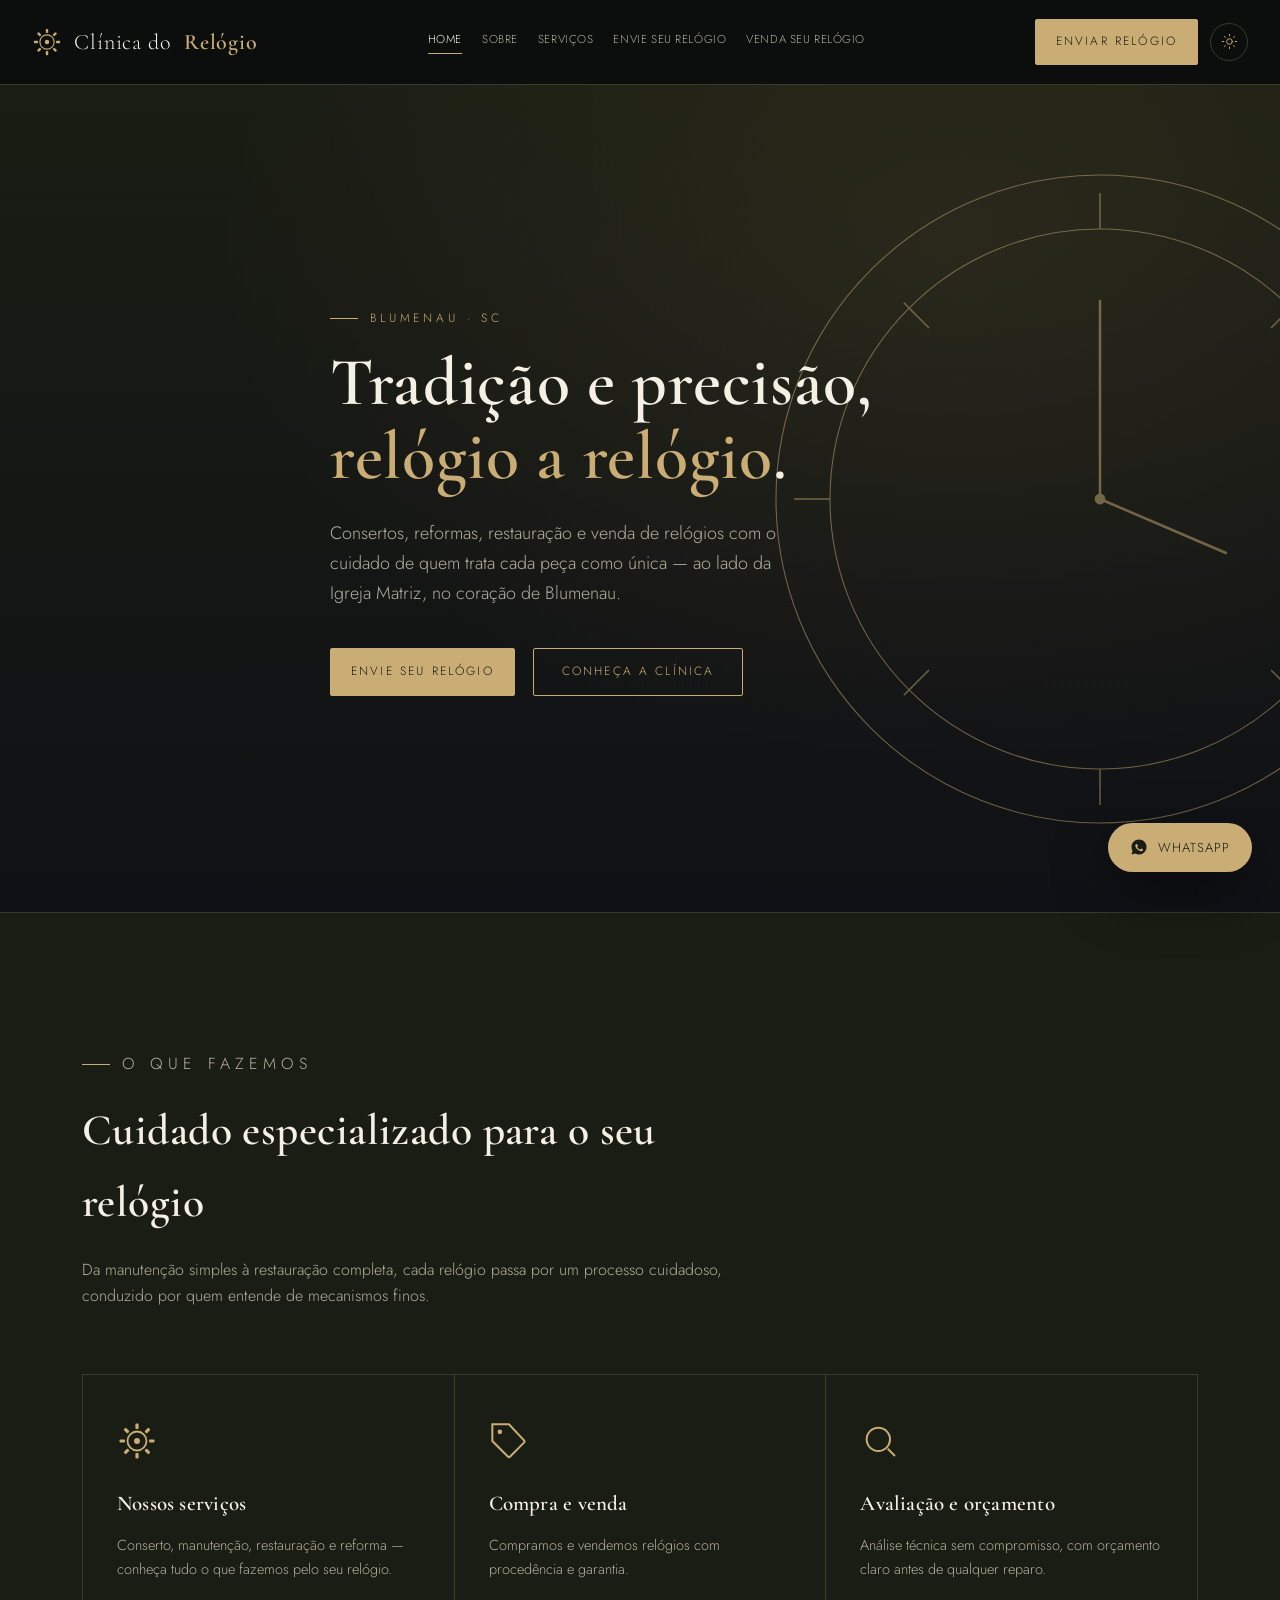
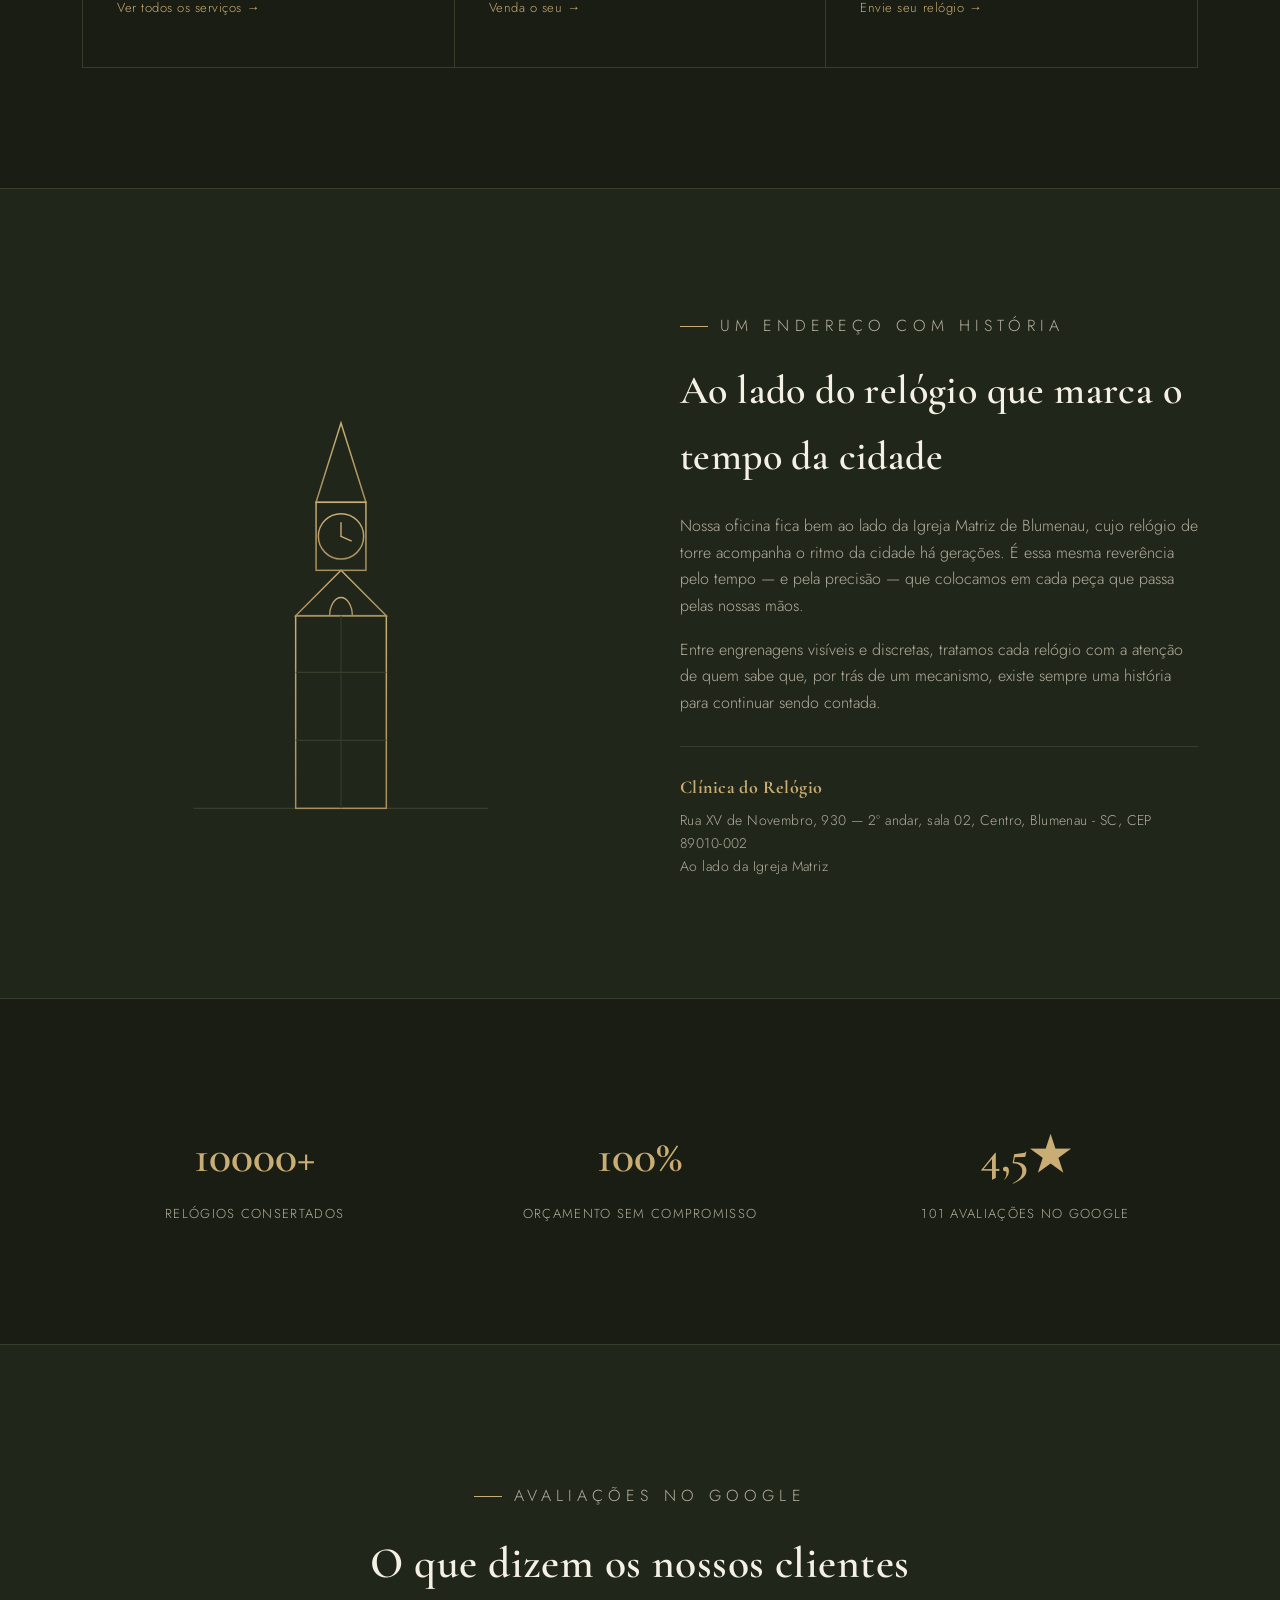
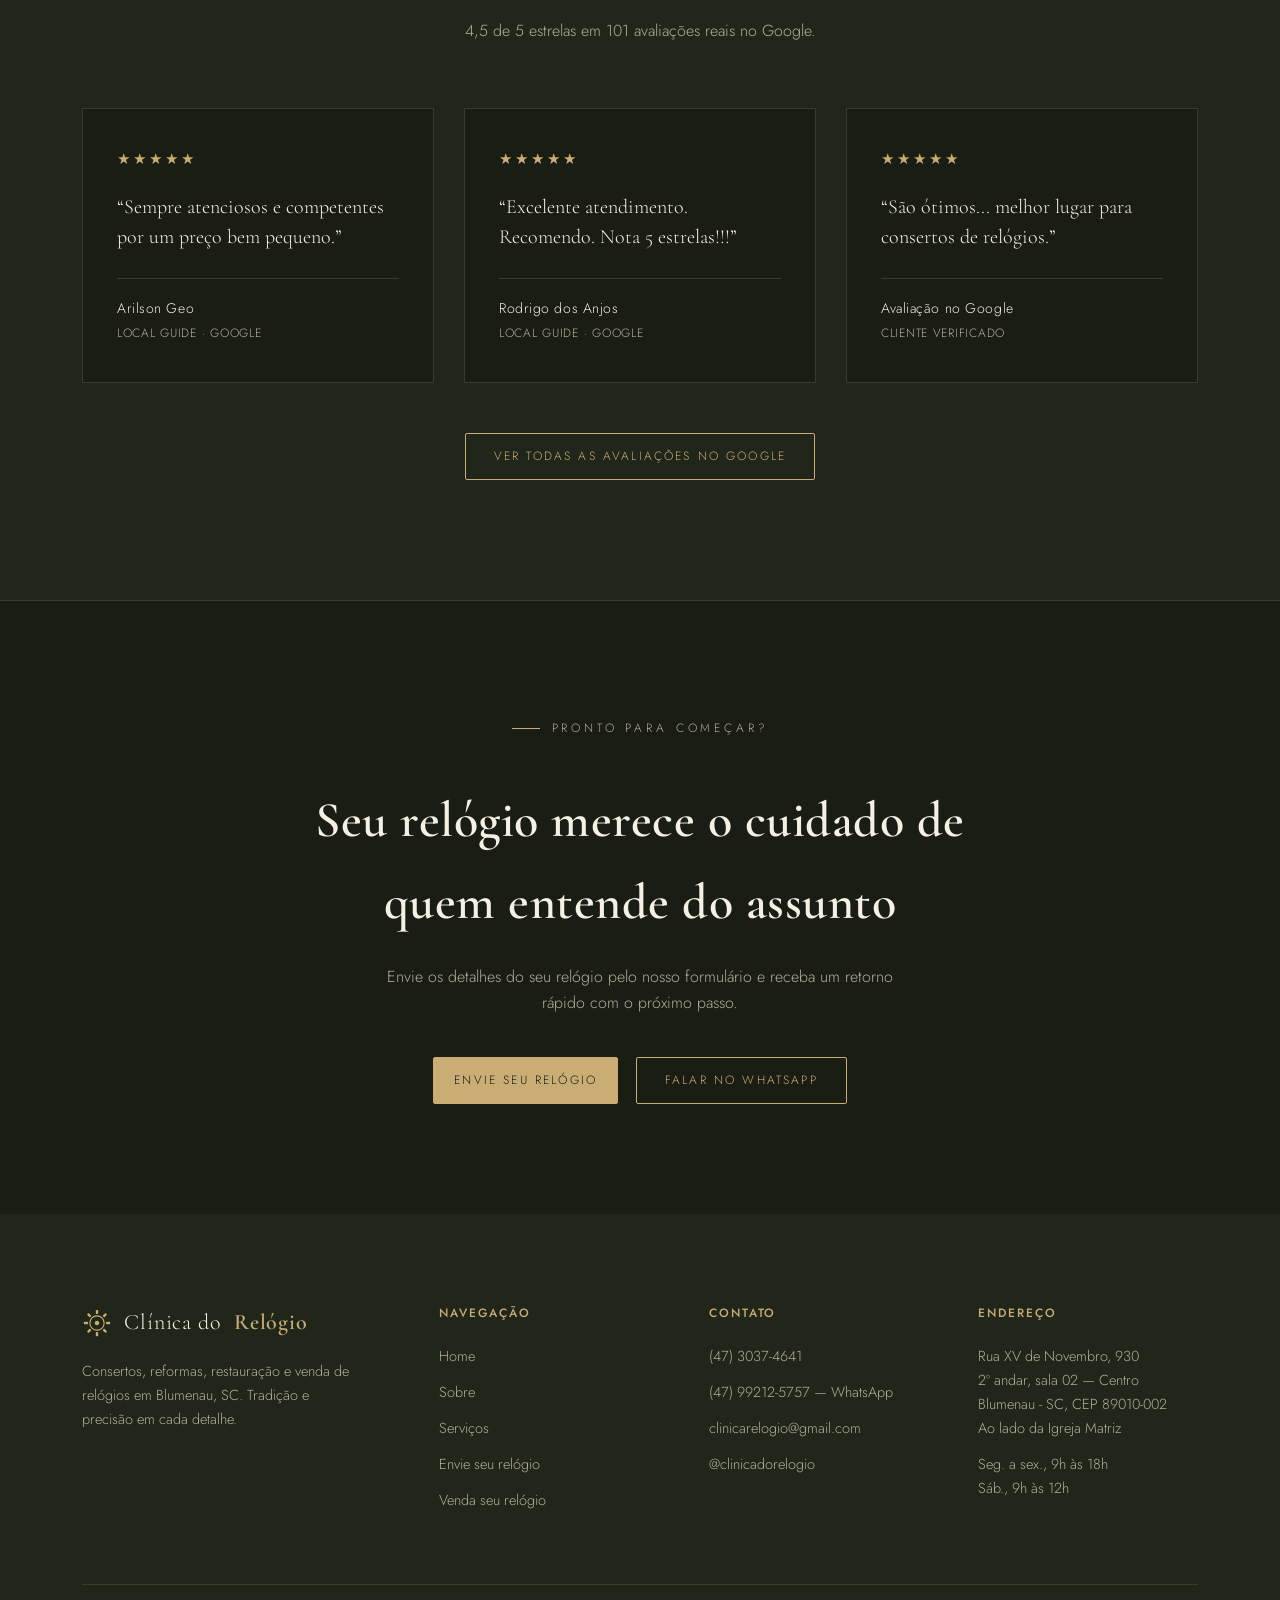
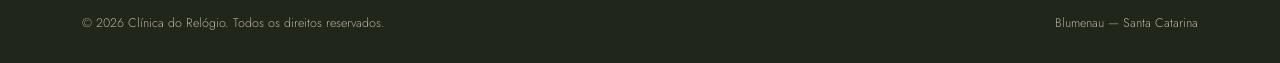
<file: index.html>
<!doctype html>
<html lang="pt-BR">
<head>
<meta charset="UTF-8">
<meta name="viewport" content="width=device-width, initial-scale=1.0">
<title>Clínica do Relógio — Consertos e Restauração em Blumenau, SC</title>
<meta name="description" content="Consertos, reformas, restauração e venda de relógios em Blumenau, SC. Ao lado da Igreja Matriz, tradição e precisão em cada detalhe.">
<link rel="icon" href="assets/favicon.svg" type="image/svg+xml">
<link rel="stylesheet" href="css/style.css" id="themeStylesheet">
<script>
(function() {
  var t = localStorage.getItem('clinica-do-relogio-theme');
  if (t === 'light') {
    document.getElementById('themeStylesheet').setAttribute('href', 'css/style-light.css');
    document.documentElement.setAttribute('data-theme', 'light');
  }
})();
</script>
</head>
<body>

<header class="site-header">
  <div class="container inner">
    <a href="index.html" class="logo">
      <svg class="mark" viewBox="0 0 40 40" fill="none" xmlns="http://www.w3.org/2000/svg"><circle cx="20" cy="20" r="9.5" stroke="#c9ad74" stroke-width="1.5"/><circle cx="20" cy="20" r="3" fill="#c9ad74"/><g fill="#c9ad74"><rect x="18.4" y="2.5" width="3.2" height="5.5" rx="1"/><rect x="18.4" y="2.5" width="3.2" height="5.5" rx="1" transform="rotate(45 20 20)"/><rect x="18.4" y="2.5" width="3.2" height="5.5" rx="1" transform="rotate(90 20 20)"/><rect x="18.4" y="2.5" width="3.2" height="5.5" rx="1" transform="rotate(135 20 20)"/><rect x="18.4" y="2.5" width="3.2" height="5.5" rx="1" transform="rotate(180 20 20)"/><rect x="18.4" y="2.5" width="3.2" height="5.5" rx="1" transform="rotate(225 20 20)"/><rect x="18.4" y="2.5" width="3.2" height="5.5" rx="1" transform="rotate(270 20 20)"/><rect x="18.4" y="2.5" width="3.2" height="5.5" rx="1" transform="rotate(315 20 20)"/></g></svg>
      Clínica do <strong>Relógio</strong>
    </a>

    <nav class="main-nav">
      <a href="index.html" class="active">Home</a>
      <a href="sobre.html">Sobre</a>
      <a href="servicos.html">Serviços</a>
      <a href="enviar.html">Envie seu relógio</a>
      <a href="vender.html">Venda seu relógio</a>
    </nav>

    <div class="header-cta">
      <div class="phone-line">
        <span>Fale conosco</span>
        <strong>(47) 3037-4641</strong>
      </div>
      <a href="enviar.html" class="btn solid">Enviar relógio</a>
      <button class="theme-toggle" id="themeToggle" aria-label="Alternar tema" title="Alternar tema claro/escuro">
        <svg class="icon-dark" viewBox="0 0 24 24" fill="none" stroke="currentColor" stroke-width="1.4" stroke-linecap="round"><circle cx="12" cy="12" r="4"/><path d="M12 2v2M12 20v2M4.9 4.9l1.4 1.4M17.7 17.7l1.4 1.4M2 12h2M20 12h2M4.9 19.1l1.4-1.4M17.7 6.3l1.4-1.4"/></svg>
        <svg class="icon-light" viewBox="0 0 24 24" fill="none" stroke="currentColor" stroke-width="1.4" stroke-linecap="round"><path d="M21 12.79A9 9 0 1111.21 3 7 7 0 0021 12.79z"/></svg>
      </button>
      <button class="nav-toggle" aria-label="Abrir menu" id="navToggle">
        <span></span><span></span><span></span>
      </button>
    </div>
  </div>
</header>

<div class="mobile-nav" id="mobileNav">
  <button class="close-btn" id="navClose">&times;</button>
  <a href="index.html">Home</a>
  <a href="sobre.html">Sobre</a>
  <a href="servicos.html">Serviços</a>
  <a href="enviar.html">Envie seu relógio</a>
  <a href="vender.html">Venda seu relógio</a>
</div>

<section class="hero">
  <svg class="hero-watchface" viewBox="0 0 400 400" fill="none" xmlns="http://www.w3.org/2000/svg">
    <circle cx="200" cy="200" r="180" stroke="#c9ad74" stroke-width="0.6"/>
    <circle cx="200" cy="200" r="150" stroke="#c9ad74" stroke-width="0.6"/>
    <g stroke="#c9ad74" stroke-width="0.8">
      <line x1="200" y1="30" x2="200" y2="50"/>
      <line x1="200" y1="350" x2="200" y2="370"/>
      <line x1="30" y1="200" x2="50" y2="200"/>
      <line x1="350" y1="200" x2="370" y2="200"/>
      <line x1="91" y1="91" x2="105" y2="105"/>
      <line x1="309" y1="91" x2="295" y2="105"/>
      <line x1="91" y1="309" x2="105" y2="295"/>
      <line x1="309" y1="309" x2="295" y2="295"/>
    </g>
    <line x1="200" y1="200" x2="200" y2="90" stroke="#c9ad74" stroke-width="1.4" stroke-linecap="round"/>
    <line x1="200" y1="200" x2="270" y2="230" stroke="#c9ad74" stroke-width="1.4" stroke-linecap="round"/>
    <circle cx="200" cy="200" r="3" fill="#c9ad74"/>
  </svg>

  <div class="container">
    <div class="hero-content">
      <p class="eyebrow">Blumenau · SC</p>
      <h1>Tradição e precisão, <em>relógio a relógio</em>.</h1>
      <p class="lead">Consertos, reformas, restauração e venda de relógios com o cuidado de quem trata cada peça como única — ao lado da Igreja Matriz, no coração de Blumenau.</p>
      <div class="hero-actions">
        <a href="enviar.html" class="btn solid">Envie seu relógio</a>
        <a href="sobre.html" class="btn">Conheça a clínica</a>
      </div>
    </div>
  </div>
</section>

<section id="servicos">
  <div class="container">
    <div class="section-head">
      <p class="eyebrow">O que fazemos</p>
      <h2>Cuidado especializado para o seu relógio</h2>
      <p>Da manutenção simples à restauração completa, cada relógio passa por um processo cuidadoso, conduzido por quem entende de mecanismos finos.</p>
    </div>

    <div class="services-grid">
      <a href="servicos.html" class="service-card">
        <svg class="icon" viewBox="0 0 24 24" fill="none" stroke="currentColor" stroke-width="1.2"><circle cx="12" cy="12" r="5.7" fill="none" stroke="currentColor" stroke-width="1.1"/><circle cx="12" cy="12" r="1.8" fill="currentColor" stroke="none"/><g fill="currentColor" stroke="none"><rect x="11.04" y="1.5" width="1.92" height="3.3" rx="0.6"/><rect x="11.04" y="1.5" width="1.92" height="3.3" rx="0.6" transform="rotate(45 12 12)"/><rect x="11.04" y="1.5" width="1.92" height="3.3" rx="0.6" transform="rotate(90 12 12)"/><rect x="11.04" y="1.5" width="1.92" height="3.3" rx="0.6" transform="rotate(135 12 12)"/><rect x="11.04" y="1.5" width="1.92" height="3.3" rx="0.6" transform="rotate(180 12 12)"/><rect x="11.04" y="1.5" width="1.92" height="3.3" rx="0.6" transform="rotate(225 12 12)"/><rect x="11.04" y="1.5" width="1.92" height="3.3" rx="0.6" transform="rotate(270 12 12)"/><rect x="11.04" y="1.5" width="1.92" height="3.3" rx="0.6" transform="rotate(315 12 12)"/></g></svg>
        <h3>Nossos serviços</h3>
        <p>Conserto, manutenção, restauração e reforma — conheça tudo o que fazemos pelo seu relógio.</p>
        <span class="card-link">Ver todos os serviços →</span>
      </a>

      <a href="vender.html" class="service-card">
        <svg class="icon" viewBox="0 0 24 24" fill="none" stroke="currentColor" stroke-width="1.2"><path d="M12 2H2v10l9.29 9.29a1 1 0 0 0 1.41 0l8.29-8.29a1 1 0 0 0 0-1.41L12 2z"/><circle cx="6.5" cy="6.5" r="1.4" fill="currentColor" stroke="none"/></svg>
        <h3>Compra e venda</h3>
        <p>Compramos e vendemos relógios com procedência e garantia.</p>
        <span class="card-link">Venda o seu →</span>
      </a>

      <a href="enviar.html" class="service-card">
        <svg class="icon" viewBox="0 0 24 24" fill="none" stroke="currentColor" stroke-width="1.2"><circle cx="11" cy="11" r="7"/><line x1="21" y1="21" x2="16.65" y2="16.65"/></svg>
        <h3>Avaliação e orçamento</h3>
        <p>Análise técnica sem compromisso, com orçamento claro antes de qualquer reparo.</p>
        <span class="card-link">Envie seu relógio →</span>
      </a>
    </div>
  </div>
</section>

<section class="section-alt">
  <div class="container heritage">
    <div class="heritage-art">
      <svg viewBox="0 0 300 420" xmlns="http://www.w3.org/2000/svg">
        <defs>
          <linearGradient id="towerGold" x1="0" y1="0" x2="0" y2="1">
            <stop offset="0" stop-color="#c9ad74"/>
            <stop offset="1" stop-color="#a88f5e"/>
          </linearGradient>
        </defs>
        <line x1="20" y1="400" x2="280" y2="400" stroke="#363d2a" stroke-width="1"/>
        <rect x="110" y="230" width="80" height="170" fill="none" stroke="url(#towerGold)" stroke-width="1.3"/>
        <path d="M110 230 L150 190 L190 230 Z" fill="none" stroke="url(#towerGold)" stroke-width="1.3"/>
        <path d="M150 60 L172 130 L128 130 Z" fill="none" stroke="url(#towerGold)" stroke-width="1.3"/>
        <rect x="128 " y="130" width="44" height="60" fill="none" stroke="url(#towerGold)" stroke-width="1.3"/>
        <circle cx="150" cy="160" r="20" fill="none" stroke="url(#towerGold)" stroke-width="1.3"/>
        <line x1="150" y1="160" x2="150" y2="148" stroke="#c9ad74" stroke-width="1.2" stroke-linecap="round"/>
        <line x1="150" y1="160" x2="159" y2="164" stroke="#c9ad74" stroke-width="1.2" stroke-linecap="round"/>
        <path d="M140 230 a10 16 0 0 1 20 0" fill="none" stroke="url(#towerGold)" stroke-width="1.2"/>
        <line x1="150" y1="230" x2="150" y2="400" stroke="#363d2a" stroke-width="1"/>
        <line x1="110" y1="280" x2="190" y2="280" stroke="#363d2a" stroke-width="1"/>
        <line x1="110" y1="340" x2="190" y2="340" stroke="#363d2a" stroke-width="1"/>
      </svg>
    </div>

    <div class="heritage-copy">
      <p class="eyebrow">Um endereço com história</p>
      <h2>Ao lado do relógio que marca o tempo da cidade</h2>
      <p>Nossa oficina fica bem ao lado da Igreja Matriz de Blumenau, cujo relógio de torre acompanha o ritmo da cidade há gerações. É essa mesma reverência pelo tempo — e pela precisão — que colocamos em cada peça que passa pelas nossas mãos.</p>
      <p>Entre engrenagens visíveis e discretas, tratamos cada relógio com a atenção de quem sabe que, por trás de um mecanismo, existe sempre uma história para continuar sendo contada.</p>
      <div class="addr">
        <strong>Clínica do Relógio</strong>
        Rua XV de Novembro, 930 — 2º andar, sala 02, Centro, Blumenau - SC, CEP 89010-002<br>
        Ao lado da Igreja Matriz
      </div>
    </div>
  </div>
</section>

<section>
  <div class="container stats">
    <div class="stat">
      <strong>10000+</strong>
      <span>Relógios consertados</span>
    </div>
    <div class="stat">
      <strong>100%</strong>
      <span>Orçamento sem compromisso</span>
    </div>
    <div class="stat">
      <strong>4,5★</strong>
      <span>101 avaliações no Google</span>
    </div>
  </div>
</section>

<section class="section-alt">
  <div class="container">
    <div class="section-head center">
      <p class="eyebrow">Avaliações no Google</p>
      <h2>O que dizem os nossos clientes</h2>
      <p>4,5 de 5 estrelas em 101 avaliações reais no Google.</p>
    </div>

    <div class="testimonials-grid">
      <div class="testimonial-card">
        <div class="stars">★★★★★</div>
        <p>&ldquo;Sempre atenciosos e competentes por um preço bem pequeno.&rdquo;</p>
        <div class="testimonial-author">
          <span class="name">Arilson Geo</span>
          <span class="meta">Local Guide · Google</span>
        </div>
      </div>

      <div class="testimonial-card">
        <div class="stars">★★★★★</div>
        <p>&ldquo;Excelente atendimento. Recomendo. Nota 5 estrelas!!!&rdquo;</p>
        <div class="testimonial-author">
          <span class="name">Rodrigo dos Anjos</span>
          <span class="meta">Local Guide · Google</span>
        </div>
      </div>

      <div class="testimonial-card">
        <div class="stars">★★★★★</div>
        <p>&ldquo;São ótimos... melhor lugar para consertos de relógios.&rdquo;</p>
        <div class="testimonial-author">
          <span class="name">Avaliação no Google</span>
          <span class="meta">Cliente verificado</span>
        </div>
      </div>
    </div>

    <div class="testimonials-foot">
      <a href="https://maps.app.goo.gl/4nmkUhELaw2vyqFYA" target="_blank" rel="noopener" class="btn">Ver todas as avaliações no Google</a>
    </div>
  </div>
</section>

<section class="cta-banner">
  <div class="container">
    <p class="eyebrow">Pronto para começar?</p>
    <h2>Seu relógio merece o cuidado de quem entende do assunto</h2>
    <p>Envie os detalhes do seu relógio pelo nosso formulário e receba um retorno rápido com o próximo passo.</p>
    <div class="hero-actions">
      <a href="enviar.html" class="btn solid">Envie seu relógio</a>
      <a href="https://wa.me/5547992125757" target="_blank" rel="noopener" class="btn">Falar no WhatsApp</a>
    </div>
  </div>
</section>

<footer class="site-footer">
  <div class="container">
    <div class="footer-grid">
      <div class="footer-brand">
        <a href="index.html" class="logo">
          <svg class="mark" viewBox="0 0 40 40" fill="none" xmlns="http://www.w3.org/2000/svg"><circle cx="20" cy="20" r="9.5" stroke="#c9ad74" stroke-width="1.5"/><circle cx="20" cy="20" r="3" fill="#c9ad74"/><g fill="#c9ad74"><rect x="18.4" y="2.5" width="3.2" height="5.5" rx="1"/><rect x="18.4" y="2.5" width="3.2" height="5.5" rx="1" transform="rotate(45 20 20)"/><rect x="18.4" y="2.5" width="3.2" height="5.5" rx="1" transform="rotate(90 20 20)"/><rect x="18.4" y="2.5" width="3.2" height="5.5" rx="1" transform="rotate(135 20 20)"/><rect x="18.4" y="2.5" width="3.2" height="5.5" rx="1" transform="rotate(180 20 20)"/><rect x="18.4" y="2.5" width="3.2" height="5.5" rx="1" transform="rotate(225 20 20)"/><rect x="18.4" y="2.5" width="3.2" height="5.5" rx="1" transform="rotate(270 20 20)"/><rect x="18.4" y="2.5" width="3.2" height="5.5" rx="1" transform="rotate(315 20 20)"/></g></svg>
          Clínica do <strong>Relógio</strong>
        </a>
        <p>Consertos, reformas, restauração e venda de relógios em Blumenau, SC. Tradição e precisão em cada detalhe.</p>
      </div>

      <div class="footer-col">
        <h4>Navegação</h4>
        <a href="index.html">Home</a>
        <a href="sobre.html">Sobre</a>
        <a href="servicos.html">Serviços</a>
        <a href="enviar.html">Envie seu relógio</a>
        <a href="vender.html">Venda seu relógio</a>
      </div>

      <div class="footer-col">
        <h4>Contato</h4>
        <a href="tel:+554730374641">(47) 3037-4641</a>
        <a href="https://wa.me/5547992125757" target="_blank" rel="noopener">(47) 99212-5757 — WhatsApp</a>
        <a href="mailto:clinicarelogio@gmail.com">clinicarelogio@gmail.com</a>
        <a href="https://www.instagram.com/clinicadorelogio/" target="_blank" rel="noopener">@clinicadorelogio</a>
      </div>

      <div class="footer-col">
        <h4>Endereço</h4>
        <p>Rua XV de Novembro, 930<br>2º andar, sala 02 — Centro<br>Blumenau - SC, CEP 89010-002<br>Ao lado da Igreja Matriz</p>
        <p>Seg. a sex., 9h às 18h<br>Sáb., 9h às 12h</p>
      </div>
    </div>

    <div class="footer-bottom">
      <span>&copy; <span id="year"></span> Clínica do Relógio. Todos os direitos reservados.</span>
      <span>Blumenau — Santa Catarina</span>
    </div>
  </div>
</footer>

<a href="https://wa.me/5547992125757" target="_blank" rel="noopener" class="float-whatsapp">
  <svg viewBox="0 0 24 24" fill="currentColor"><path d="M12 2C6.48 2 2 6.48 2 12c0 1.85.5 3.58 1.37 5.07L2 22l5.06-1.33A9.94 9.94 0 0012 22c5.52 0 10-4.48 10-10S17.52 2 12 2zm5.2 14.3c-.22.62-1.28 1.2-1.77 1.24-.45.04-.9.22-3.02-.63-2.56-1.03-4.2-3.66-4.33-3.83-.13-.17-1.04-1.38-1.04-2.63 0-1.25.66-1.86.9-2.11.23-.25.5-.31.66-.31.17 0 .33 0 .48.01.15.01.36-.06.56.43.22.53.74 1.83.8 1.96.06.13.1.29.02.46-.08.17-.13.28-.25.43-.13.15-.27.34-.38.46-.13.13-.26.27-.11.53.15.26.66 1.09 1.42 1.77.98.87 1.8 1.14 2.06 1.27.26.13.41.11.56-.07.15-.17.65-.75.82-1.01.17-.26.34-.21.56-.13.23.09 1.46.69 1.71.81.25.13.42.19.48.3.06.11.06.63-.16 1.25z"/></svg>
  WhatsApp
</a>

<script src="js/main.js"></script>
</body>
</html>
</file>
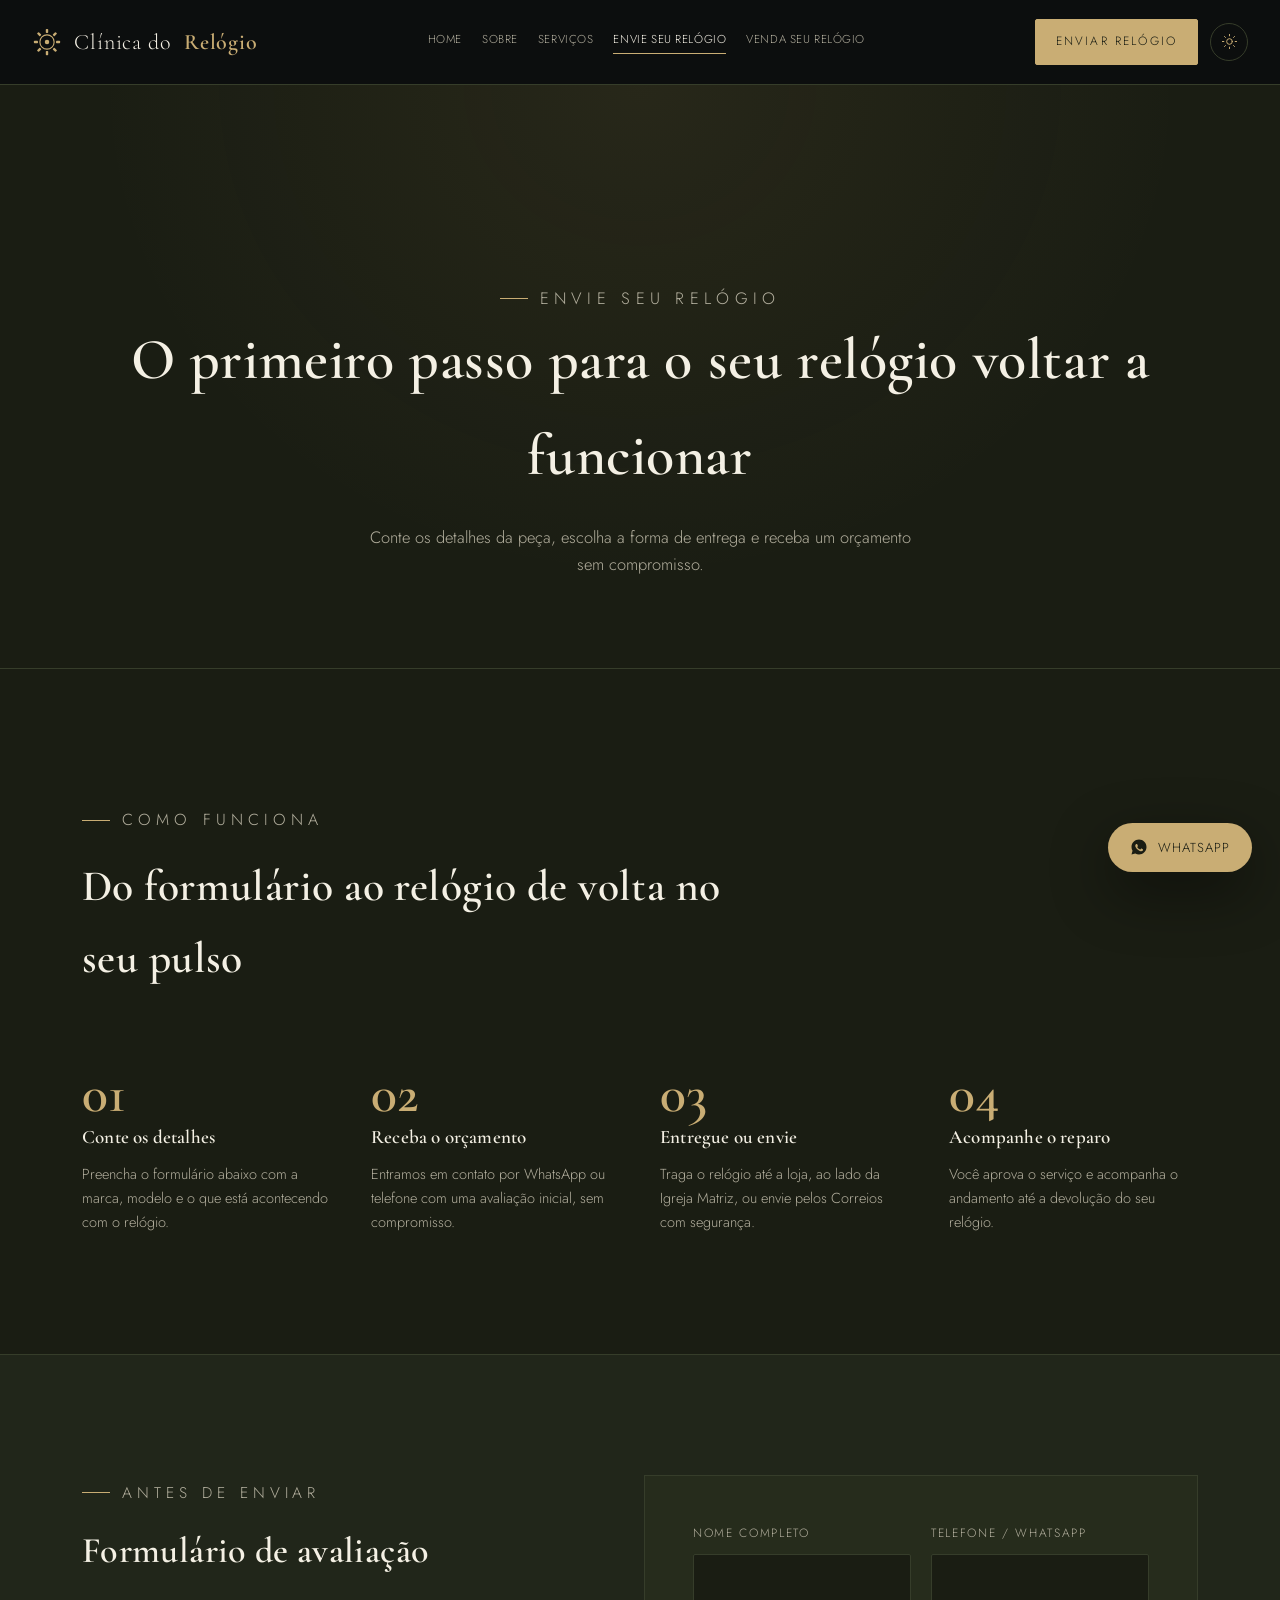
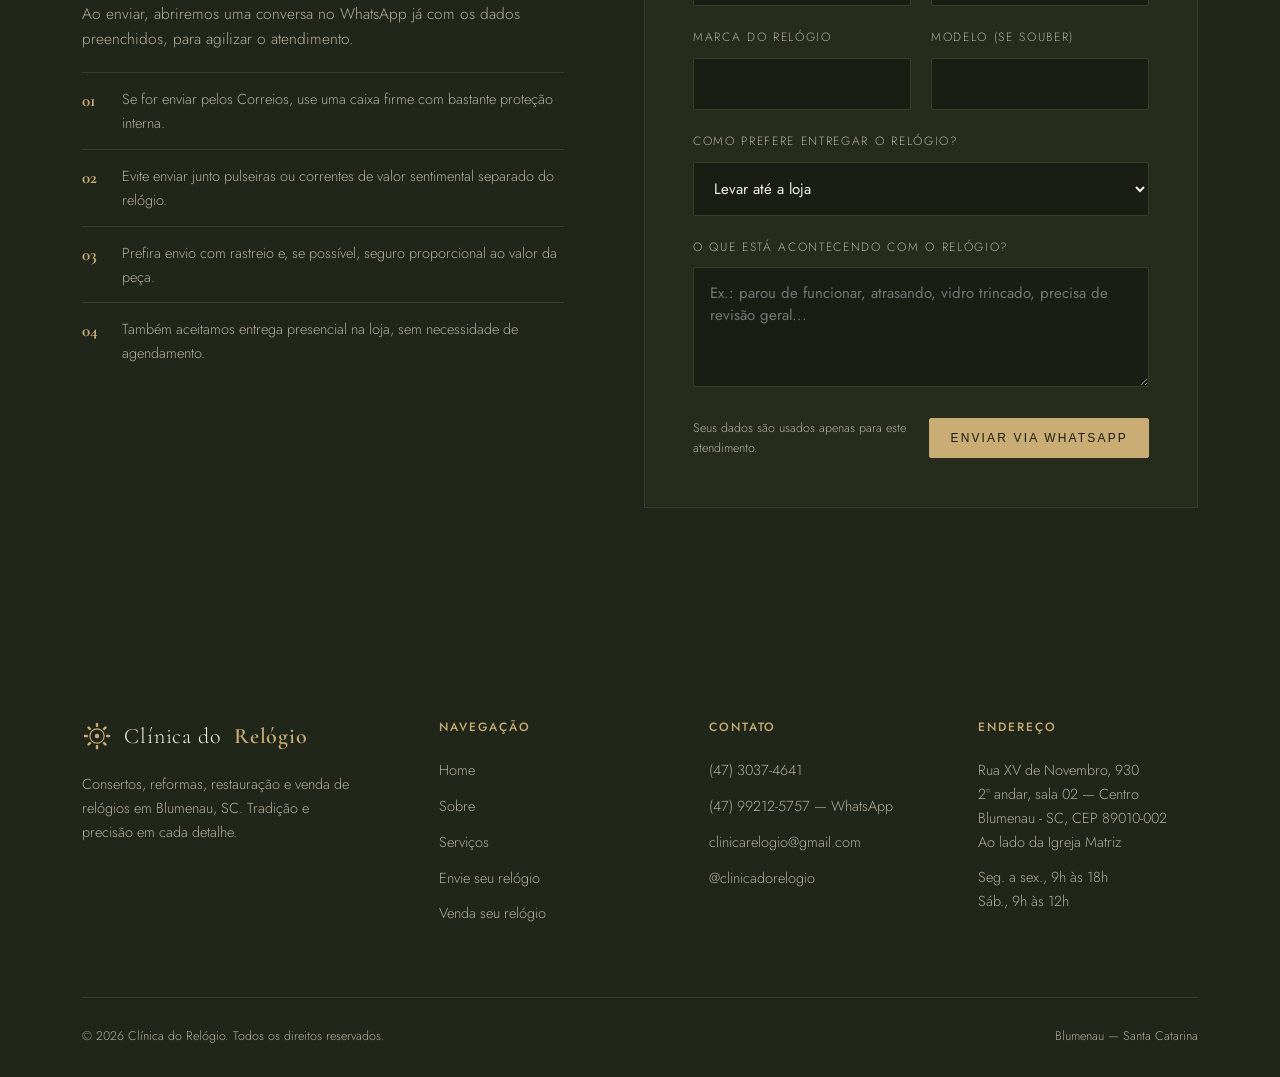
<file: enviar.html>
<!doctype html>
<html lang="pt-BR">
<head>
<meta charset="UTF-8">
<meta name="viewport" content="width=device-width, initial-scale=1.0">
<title>Envie seu relógio — Clínica do Relógio | Blumenau, SC</title>
<meta name="description" content="Envie os detalhes do seu relógio e receba um orçamento sem compromisso. Retire na loja ou envie pelos Correios com segurança.">
<link rel="icon" href="assets/favicon.svg" type="image/svg+xml">
<link rel="stylesheet" href="css/style.css" id="themeStylesheet">
<script>
(function() {
  var t = localStorage.getItem('clinica-do-relogio-theme');
  if (t === 'light') {
    document.getElementById('themeStylesheet').setAttribute('href', 'css/style-light.css');
    document.documentElement.setAttribute('data-theme', 'light');
  }
})();
</script>
</head>
<body>

<header class="site-header">
  <div class="container inner">
    <a href="index.html" class="logo">
      <svg class="mark" viewBox="0 0 40 40" fill="none" xmlns="http://www.w3.org/2000/svg"><circle cx="20" cy="20" r="9.5" stroke="#c9ad74" stroke-width="1.5"/><circle cx="20" cy="20" r="3" fill="#c9ad74"/><g fill="#c9ad74"><rect x="18.4" y="2.5" width="3.2" height="5.5" rx="1"/><rect x="18.4" y="2.5" width="3.2" height="5.5" rx="1" transform="rotate(45 20 20)"/><rect x="18.4" y="2.5" width="3.2" height="5.5" rx="1" transform="rotate(90 20 20)"/><rect x="18.4" y="2.5" width="3.2" height="5.5" rx="1" transform="rotate(135 20 20)"/><rect x="18.4" y="2.5" width="3.2" height="5.5" rx="1" transform="rotate(180 20 20)"/><rect x="18.4" y="2.5" width="3.2" height="5.5" rx="1" transform="rotate(225 20 20)"/><rect x="18.4" y="2.5" width="3.2" height="5.5" rx="1" transform="rotate(270 20 20)"/><rect x="18.4" y="2.5" width="3.2" height="5.5" rx="1" transform="rotate(315 20 20)"/></g></svg>
      Clínica do <strong>Relógio</strong>
    </a>

    <nav class="main-nav">
      <a href="index.html">Home</a>
      <a href="sobre.html">Sobre</a>
      <a href="servicos.html">Serviços</a>
      <a href="enviar.html" class="active">Envie seu relógio</a>
      <a href="vender.html">Venda seu relógio</a>
    </nav>

    <div class="header-cta">
      <div class="phone-line">
        <span>Fale conosco</span>
        <strong>(47) 3037-4641</strong>
      </div>
      <a href="enviar.html" class="btn solid">Enviar relógio</a>
      <button class="theme-toggle" id="themeToggle" aria-label="Alternar tema" title="Alternar tema claro/escuro">
        <svg class="icon-dark" viewBox="0 0 24 24" fill="none" stroke="currentColor" stroke-width="1.4" stroke-linecap="round"><circle cx="12" cy="12" r="4"/><path d="M12 2v2M12 20v2M4.9 4.9l1.4 1.4M17.7 17.7l1.4 1.4M2 12h2M20 12h2M4.9 19.1l1.4-1.4M17.7 6.3l1.4-1.4"/></svg>
        <svg class="icon-light" viewBox="0 0 24 24" fill="none" stroke="currentColor" stroke-width="1.4" stroke-linecap="round"><path d="M21 12.79A9 9 0 1111.21 3 7 7 0 0021 12.79z"/></svg>
      </button>
      <button class="nav-toggle" aria-label="Abrir menu" id="navToggle">
        <span></span><span></span><span></span>
      </button>
    </div>
  </div>
</header>

<div class="mobile-nav" id="mobileNav">
  <button class="close-btn" id="navClose">&times;</button>
  <a href="index.html">Home</a>
  <a href="sobre.html">Sobre</a>
  <a href="servicos.html">Serviços</a>
  <a href="enviar.html">Envie seu relógio</a>
  <a href="vender.html">Venda seu relógio</a>
</div>

<section class="page-hero">
  <div class="container">
    <p class="eyebrow breadcrumb">Envie seu relógio</p>
    <h1>O primeiro passo para o seu relógio voltar a funcionar</h1>
    <p>Conte os detalhes da peça, escolha a forma de entrega e receba um orçamento sem compromisso.</p>
  </div>
</section>

<section>
  <div class="container">
    <div class="section-head">
      <p class="eyebrow">Como funciona</p>
      <h2>Do formulário ao relógio de volta no seu pulso</h2>
    </div>

    <div class="steps">
      <div class="step">
        <span class="num">01</span>
        <h3>Conte os detalhes</h3>
        <p>Preencha o formulário abaixo com a marca, modelo e o que está acontecendo com o relógio.</p>
      </div>
      <div class="step">
        <span class="num">02</span>
        <h3>Receba o orçamento</h3>
        <p>Entramos em contato por WhatsApp ou telefone com uma avaliação inicial, sem compromisso.</p>
      </div>
      <div class="step">
        <span class="num">03</span>
        <h3>Entregue ou envie</h3>
        <p>Traga o relógio até a loja, ao lado da Igreja Matriz, ou envie pelos Correios com segurança.</p>
      </div>
      <div class="step">
        <span class="num">04</span>
        <h3>Acompanhe o reparo</h3>
        <p>Você aprova o serviço e acompanha o andamento até a devolução do seu relógio.</p>
      </div>
    </div>
  </div>
</section>

<section class="section-alt">
  <div class="container form-wrap">
    <div class="form-notes">
      <p class="eyebrow">Antes de enviar</p>
      <h2>Formulário de avaliação</h2>
      <p>Ao enviar, abriremos uma conversa no WhatsApp já com os dados preenchidos, para agilizar o atendimento.</p>

      <ul>
        <li><strong>01</strong> Se for enviar pelos Correios, use uma caixa firme com bastante proteção interna.</li>
        <li><strong>02</strong> Evite enviar junto pulseiras ou correntes de valor sentimental separado do relógio.</li>
        <li><strong>03</strong> Prefira envio com rastreio e, se possível, seguro proporcional ao valor da peça.</li>
        <li><strong>04</strong> Também aceitamos entrega presencial na loja, sem necessidade de agendamento.</li>
      </ul>
    </div>

    <form class="watch-form" id="watchForm">
      <div class="field-row">
        <div class="field">
          <label for="nome">Nome completo</label>
          <input type="text" id="nome" name="nome" required>
        </div>
        <div class="field">
          <label for="telefone">Telefone / WhatsApp</label>
          <input type="tel" id="telefone" name="telefone" required>
        </div>
      </div>

      <div class="field-row">
        <div class="field">
          <label for="marca">Marca do relógio</label>
          <input type="text" id="marca" name="marca" required>
        </div>
        <div class="field">
          <label for="modelo">Modelo (se souber)</label>
          <input type="text" id="modelo" name="modelo">
        </div>
      </div>

      <div class="field">
        <label for="entrega">Como prefere entregar o relógio?</label>
        <select id="entrega" name="entrega">
          <option value="Levar até a loja">Levar até a loja</option>
          <option value="Enviar pelos Correios">Enviar pelos Correios</option>
          <option value="Ainda não sei">Ainda não sei</option>
        </select>
      </div>

      <div class="field">
        <label for="problema">O que está acontecendo com o relógio?</label>
        <textarea id="problema" name="problema" placeholder="Ex.: parou de funcionar, atrasando, vidro trincado, precisa de revisão geral..." required></textarea>
      </div>

      <div class="form-foot">
        <small>Seus dados são usados apenas para este atendimento.</small>
        <button type="submit" class="btn solid">Enviar via WhatsApp</button>
      </div>
    </form>
  </div>
</section>

<footer class="site-footer">
  <div class="container">
    <div class="footer-grid">
      <div class="footer-brand">
        <a href="index.html" class="logo">
          <svg class="mark" viewBox="0 0 40 40" fill="none" xmlns="http://www.w3.org/2000/svg"><circle cx="20" cy="20" r="9.5" stroke="#c9ad74" stroke-width="1.5"/><circle cx="20" cy="20" r="3" fill="#c9ad74"/><g fill="#c9ad74"><rect x="18.4" y="2.5" width="3.2" height="5.5" rx="1"/><rect x="18.4" y="2.5" width="3.2" height="5.5" rx="1" transform="rotate(45 20 20)"/><rect x="18.4" y="2.5" width="3.2" height="5.5" rx="1" transform="rotate(90 20 20)"/><rect x="18.4" y="2.5" width="3.2" height="5.5" rx="1" transform="rotate(135 20 20)"/><rect x="18.4" y="2.5" width="3.2" height="5.5" rx="1" transform="rotate(180 20 20)"/><rect x="18.4" y="2.5" width="3.2" height="5.5" rx="1" transform="rotate(225 20 20)"/><rect x="18.4" y="2.5" width="3.2" height="5.5" rx="1" transform="rotate(270 20 20)"/><rect x="18.4" y="2.5" width="3.2" height="5.5" rx="1" transform="rotate(315 20 20)"/></g></svg>
          Clínica do <strong>Relógio</strong>
        </a>
        <p>Consertos, reformas, restauração e venda de relógios em Blumenau, SC. Tradição e precisão em cada detalhe.</p>
      </div>

      <div class="footer-col">
        <h4>Navegação</h4>
        <a href="index.html">Home</a>
        <a href="sobre.html">Sobre</a>
        <a href="servicos.html">Serviços</a>
        <a href="enviar.html">Envie seu relógio</a>
        <a href="vender.html">Venda seu relógio</a>
      </div>

      <div class="footer-col">
        <h4>Contato</h4>
        <a href="tel:+554730374641">(47) 3037-4641</a>
        <a href="https://wa.me/5547992125757" target="_blank" rel="noopener">(47) 99212-5757 — WhatsApp</a>
        <a href="mailto:clinicarelogio@gmail.com">clinicarelogio@gmail.com</a>
        <a href="https://www.instagram.com/clinicadorelogio/" target="_blank" rel="noopener">@clinicadorelogio</a>
      </div>

      <div class="footer-col">
        <h4>Endereço</h4>
        <p>Rua XV de Novembro, 930<br>2º andar, sala 02 — Centro<br>Blumenau - SC, CEP 89010-002<br>Ao lado da Igreja Matriz</p>
        <p>Seg. a sex., 9h às 18h<br>Sáb., 9h às 12h</p>
      </div>
    </div>

    <div class="footer-bottom">
      <span>&copy; <span id="year"></span> Clínica do Relógio. Todos os direitos reservados.</span>
      <span>Blumenau — Santa Catarina</span>
    </div>
  </div>
</footer>

<a href="https://wa.me/5547992125757" target="_blank" rel="noopener" class="float-whatsapp">
  <svg viewBox="0 0 24 24" fill="currentColor"><path d="M12 2C6.48 2 2 6.48 2 12c0 1.85.5 3.58 1.37 5.07L2 22l5.06-1.33A9.94 9.94 0 0012 22c5.52 0 10-4.48 10-10S17.52 2 12 2zm5.2 14.3c-.22.62-1.28 1.2-1.77 1.24-.45.04-.9.22-3.02-.63-2.56-1.03-4.2-3.66-4.33-3.83-.13-.17-1.04-1.38-1.04-2.63 0-1.25.66-1.86.9-2.11.23-.25.5-.31.66-.31.17 0 .33 0 .48.01.15.01.36-.06.56.43.22.53.74 1.83.8 1.96.06.13.1.29.02.46-.08.17-.13.28-.25.43-.13.15-.27.34-.38.46-.13.13-.26.27-.11.53.15.26.66 1.09 1.42 1.77.98.87 1.8 1.14 2.06 1.27.26.13.41.11.56-.07.15-.17.65-.75.82-1.01.17-.26.34-.21.56-.13.23.09 1.46.69 1.71.81.25.13.42.19.48.3.06.11.06.63-.16 1.25z"/></svg>
  WhatsApp
</a>

<script src="js/main.js"></script>
</body>
</html>
</file>
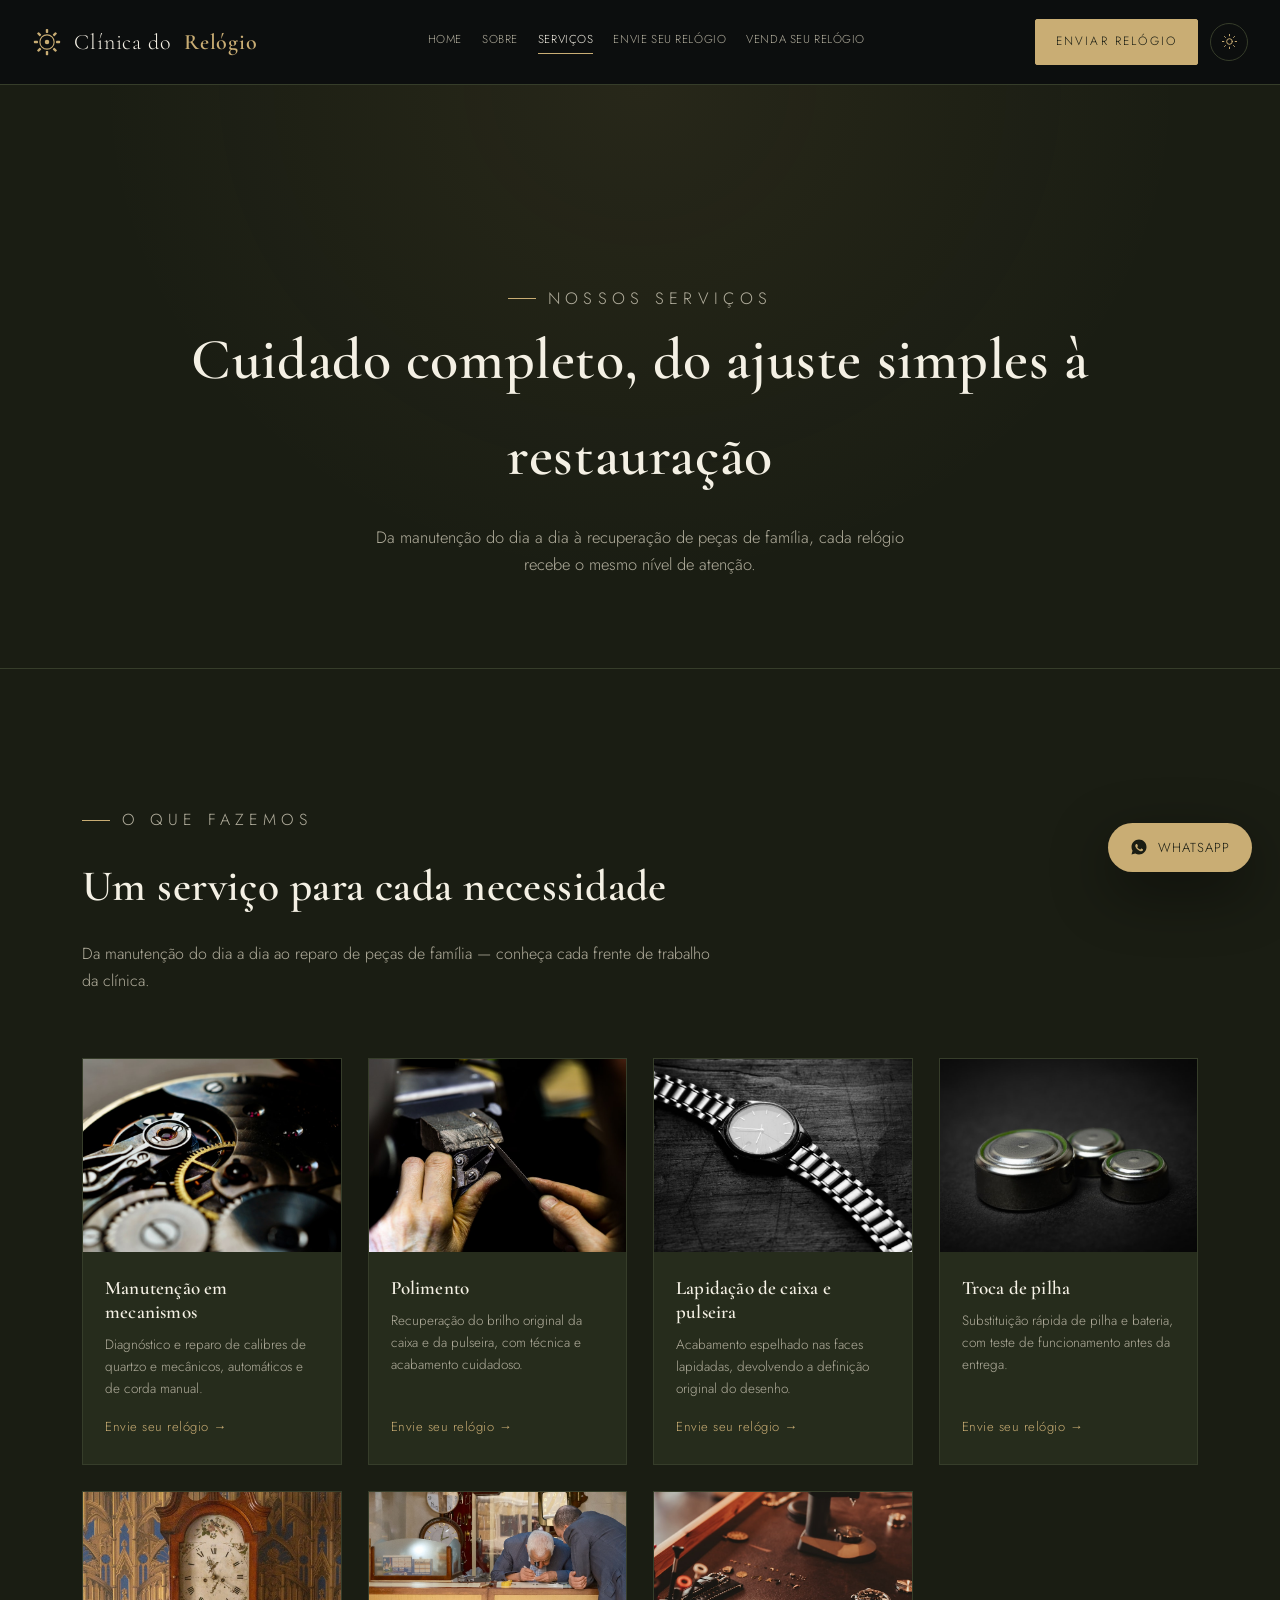
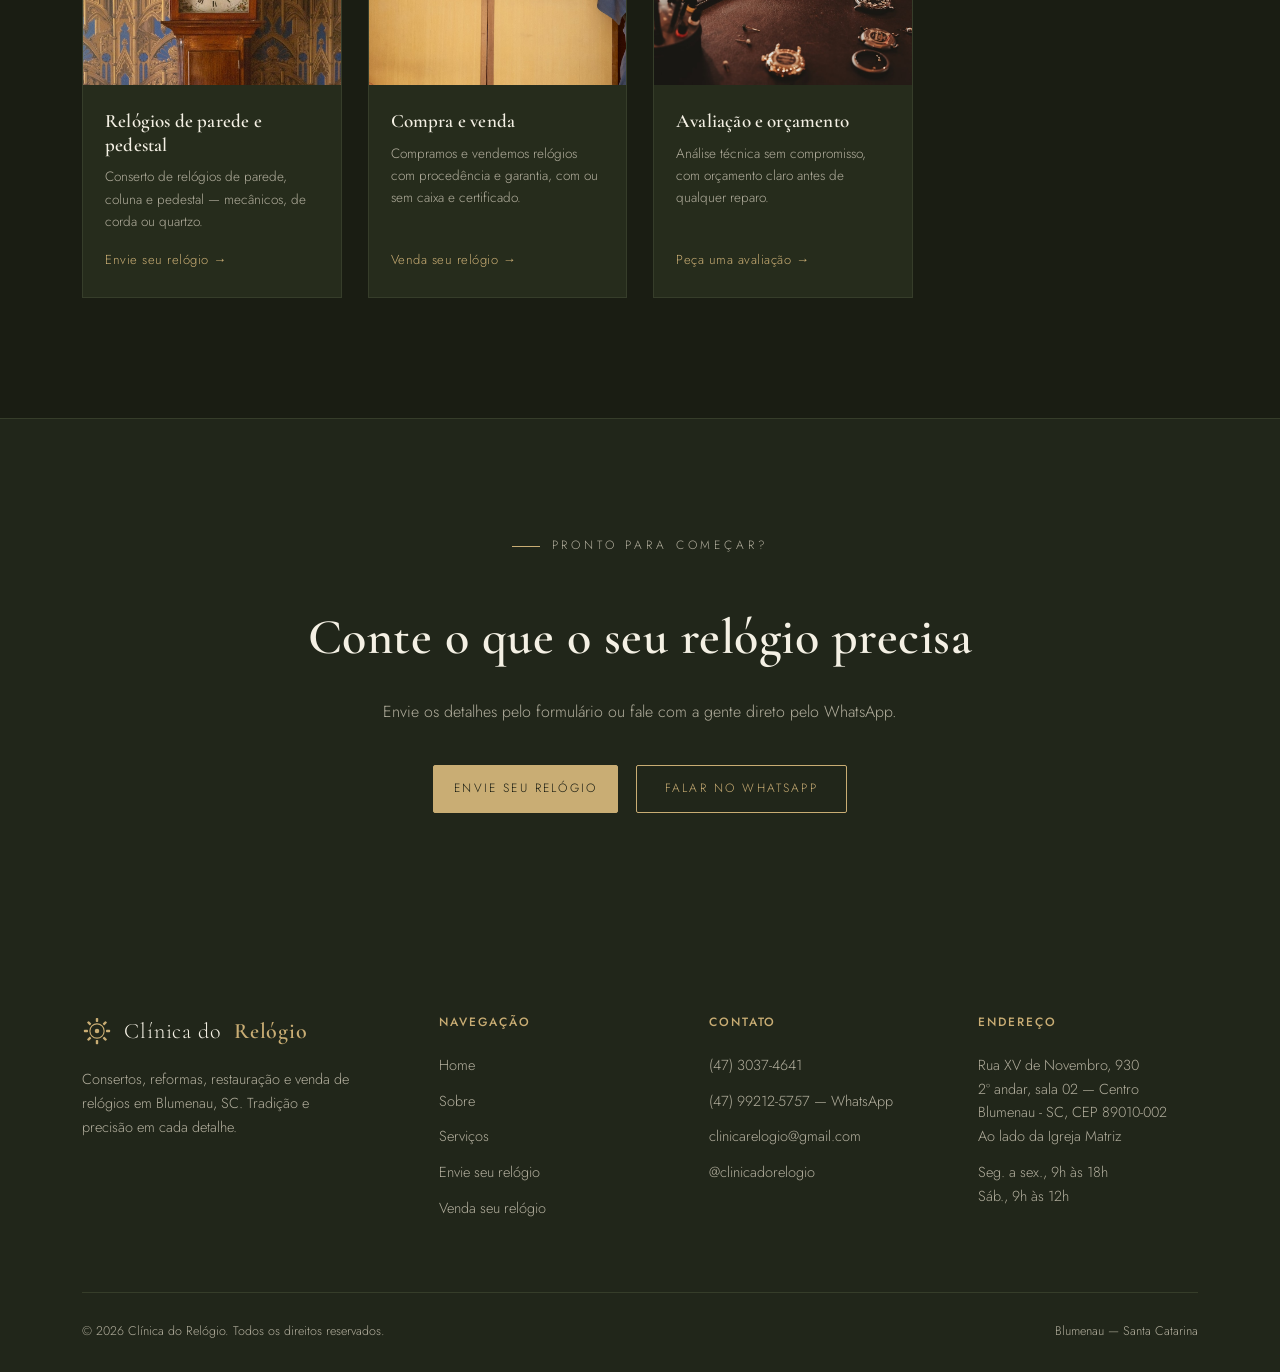
<file: servicos.html>
<!doctype html>
<html lang="pt-BR">
<head>
<meta charset="UTF-8">
<meta name="viewport" content="width=device-width, initial-scale=1.0">
<title>Serviços — Clínica do Relógio | Blumenau, SC</title>
<meta name="description" content="Conheça os serviços da Clínica do Relógio: conserto e manutenção, restauração e reforma, compra e venda, avaliação e orçamento de relógios em Blumenau, SC.">
<link rel="icon" href="assets/favicon.svg" type="image/svg+xml">
<link rel="stylesheet" href="css/style.css" id="themeStylesheet">
<script>
(function() {
  var t = localStorage.getItem('clinica-do-relogio-theme');
  if (t === 'light') {
    document.getElementById('themeStylesheet').setAttribute('href', 'css/style-light.css');
    document.documentElement.setAttribute('data-theme', 'light');
  }
})();
</script>
</head>
<body>

<header class="site-header">
  <div class="container inner">
    <a href="index.html" class="logo">
      <svg class="mark" viewBox="0 0 40 40" fill="none" xmlns="http://www.w3.org/2000/svg"><circle cx="20" cy="20" r="9.5" stroke="#c9ad74" stroke-width="1.5"/><circle cx="20" cy="20" r="3" fill="#c9ad74"/><g fill="#c9ad74"><rect x="18.4" y="2.5" width="3.2" height="5.5" rx="1"/><rect x="18.4" y="2.5" width="3.2" height="5.5" rx="1" transform="rotate(45 20 20)"/><rect x="18.4" y="2.5" width="3.2" height="5.5" rx="1" transform="rotate(90 20 20)"/><rect x="18.4" y="2.5" width="3.2" height="5.5" rx="1" transform="rotate(135 20 20)"/><rect x="18.4" y="2.5" width="3.2" height="5.5" rx="1" transform="rotate(180 20 20)"/><rect x="18.4" y="2.5" width="3.2" height="5.5" rx="1" transform="rotate(225 20 20)"/><rect x="18.4" y="2.5" width="3.2" height="5.5" rx="1" transform="rotate(270 20 20)"/><rect x="18.4" y="2.5" width="3.2" height="5.5" rx="1" transform="rotate(315 20 20)"/></g></svg>
      Clínica do <strong>Relógio</strong>
    </a>

    <nav class="main-nav">
      <a href="index.html">Home</a>
      <a href="sobre.html">Sobre</a>
      <a href="servicos.html" class="active">Serviços</a>
      <a href="enviar.html">Envie seu relógio</a>
      <a href="vender.html">Venda seu relógio</a>
    </nav>

    <div class="header-cta">
      <div class="phone-line">
        <span>Fale conosco</span>
        <strong>(47) 3037-4641</strong>
      </div>
      <a href="enviar.html" class="btn solid">Enviar relógio</a>
      <button class="theme-toggle" id="themeToggle" aria-label="Alternar tema" title="Alternar tema claro/escuro">
        <svg class="icon-dark" viewBox="0 0 24 24" fill="none" stroke="currentColor" stroke-width="1.4" stroke-linecap="round"><circle cx="12" cy="12" r="4"/><path d="M12 2v2M12 20v2M4.9 4.9l1.4 1.4M17.7 17.7l1.4 1.4M2 12h2M20 12h2M4.9 19.1l1.4-1.4M17.7 6.3l1.4-1.4"/></svg>
        <svg class="icon-light" viewBox="0 0 24 24" fill="none" stroke="currentColor" stroke-width="1.4" stroke-linecap="round"><path d="M21 12.79A9 9 0 1111.21 3 7 7 0 0021 12.79z"/></svg>
      </button>
      <button class="nav-toggle" aria-label="Abrir menu" id="navToggle">
        <span></span><span></span><span></span>
      </button>
    </div>
  </div>
</header>

<div class="mobile-nav" id="mobileNav">
  <button class="close-btn" id="navClose">&times;</button>
  <a href="index.html">Home</a>
  <a href="sobre.html">Sobre</a>
  <a href="servicos.html">Serviços</a>
  <a href="enviar.html">Envie seu relógio</a>
  <a href="vender.html">Venda seu relógio</a>
</div>

<section class="page-hero">
  <div class="container">
    <p class="eyebrow breadcrumb">Nossos serviços</p>
    <h1>Cuidado completo, do ajuste simples à restauração</h1>
    <p>Da manutenção do dia a dia à recuperação de peças de família, cada relógio recebe o mesmo nível de atenção.</p>
  </div>
</section>

<section>
  <div class="container">
    <div class="section-head">
      <p class="eyebrow">O que fazemos</p>
      <h2>Um serviço para cada necessidade</h2>
      <p>Da manutenção do dia a dia ao reparo de peças de família — conheça cada frente de trabalho da clínica.</p>
    </div>

    <div class="photo-services-grid">

      <a href="enviar.html" class="photo-service-card">
        <div class="psc-img"><img src="assets/services/manutencao.jpg" alt="Mecanismo de relógio aberto durante manutenção" loading="lazy"></div>
        <div class="psc-body">
          <h3>Manutenção em mecanismos</h3>
          <p>Diagnóstico e reparo de calibres de quartzo e mecânicos, automáticos e de corda manual.</p>
          <span class="card-link">Envie seu relógio →</span>
        </div>
      </a>

      <a href="enviar.html" class="photo-service-card">
        <div class="psc-img"><img src="assets/services/polimento.jpg" alt="Acabamento e polimento artesanal de peça metálica" loading="lazy"></div>
        <div class="psc-body">
          <h3>Polimento</h3>
          <p>Recuperação do brilho original da caixa e da pulseira, com técnica e acabamento cuidadoso.</p>
          <span class="card-link">Envie seu relógio →</span>
        </div>
      </a>

      <a href="enviar.html" class="photo-service-card">
        <div class="psc-img"><img src="assets/services/lapidacao.jpg" alt="Relógio com caixa e pulseira metálica lapidadas" loading="lazy"></div>
        <div class="psc-body">
          <h3>Lapidação de caixa e pulseira</h3>
          <p>Acabamento espelhado nas faces lapidadas, devolvendo a definição original do desenho.</p>
          <span class="card-link">Envie seu relógio →</span>
        </div>
      </a>

      <a href="enviar.html" class="photo-service-card">
        <div class="psc-img"><img src="assets/services/pilha.jpg" alt="Pilhas de relógio sobre superfície escura" loading="lazy"></div>
        <div class="psc-body">
          <h3>Troca de pilha</h3>
          <p>Substituição rápida de pilha e bateria, com teste de funcionamento antes da entrega.</p>
          <span class="card-link">Envie seu relógio →</span>
        </div>
      </a>

      <a href="enviar.html" class="photo-service-card">
        <div class="psc-img"><img src="assets/services/parede.jpg" alt="Relógio de pedestal antigo em madeira" loading="lazy"></div>
        <div class="psc-body">
          <h3>Relógios de parede e pedestal</h3>
          <p>Conserto de relógios de parede, coluna e pedestal — mecânicos, de corda ou quartzo.</p>
          <span class="card-link">Envie seu relógio →</span>
        </div>
      </a>

      <a href="vender.html" class="photo-service-card">
        <div class="psc-img"><img src="assets/services/compra-venda.jpg" alt="Atendimento em loja de relógios" loading="lazy"></div>
        <div class="psc-body">
          <h3>Compra e venda</h3>
          <p>Compramos e vendemos relógios com procedência e garantia, com ou sem caixa e certificado.</p>
          <span class="card-link">Venda seu relógio →</span>
        </div>
      </a>

      <a href="enviar.html" class="photo-service-card">
        <div class="psc-img"><img src="assets/services/avaliacao.jpg" alt="Bancada de relojoeiro com peças de relógio desmontadas para avaliação" loading="lazy"></div>
        <div class="psc-body">
          <h3>Avaliação e orçamento</h3>
          <p>Análise técnica sem compromisso, com orçamento claro antes de qualquer reparo.</p>
          <span class="card-link">Peça uma avaliação →</span>
        </div>
      </a>

    </div>
  </div>
</section>

<section class="cta-banner section-alt">
  <div class="container">
    <p class="eyebrow">Pronto para começar?</p>
    <h2>Conte o que o seu relógio precisa</h2>
    <p>Envie os detalhes pelo formulário ou fale com a gente direto pelo WhatsApp.</p>
    <div class="hero-actions">
      <a href="enviar.html" class="btn solid">Envie seu relógio</a>
      <a href="https://wa.me/5547992125757" target="_blank" rel="noopener" class="btn">Falar no WhatsApp</a>
    </div>
  </div>
</section>

<footer class="site-footer">
  <div class="container">
    <div class="footer-grid">
      <div class="footer-brand">
        <a href="index.html" class="logo">
          <svg class="mark" viewBox="0 0 40 40" fill="none" xmlns="http://www.w3.org/2000/svg"><circle cx="20" cy="20" r="9.5" stroke="#c9ad74" stroke-width="1.5"/><circle cx="20" cy="20" r="3" fill="#c9ad74"/><g fill="#c9ad74"><rect x="18.4" y="2.5" width="3.2" height="5.5" rx="1"/><rect x="18.4" y="2.5" width="3.2" height="5.5" rx="1" transform="rotate(45 20 20)"/><rect x="18.4" y="2.5" width="3.2" height="5.5" rx="1" transform="rotate(90 20 20)"/><rect x="18.4" y="2.5" width="3.2" height="5.5" rx="1" transform="rotate(135 20 20)"/><rect x="18.4" y="2.5" width="3.2" height="5.5" rx="1" transform="rotate(180 20 20)"/><rect x="18.4" y="2.5" width="3.2" height="5.5" rx="1" transform="rotate(225 20 20)"/><rect x="18.4" y="2.5" width="3.2" height="5.5" rx="1" transform="rotate(270 20 20)"/><rect x="18.4" y="2.5" width="3.2" height="5.5" rx="1" transform="rotate(315 20 20)"/></g></svg>
          Clínica do <strong>Relógio</strong>
        </a>
        <p>Consertos, reformas, restauração e venda de relógios em Blumenau, SC. Tradição e precisão em cada detalhe.</p>
      </div>

      <div class="footer-col">
        <h4>Navegação</h4>
        <a href="index.html">Home</a>
        <a href="sobre.html">Sobre</a>
        <a href="servicos.html">Serviços</a>
        <a href="enviar.html">Envie seu relógio</a>
        <a href="vender.html">Venda seu relógio</a>
      </div>

      <div class="footer-col">
        <h4>Contato</h4>
        <a href="tel:+554730374641">(47) 3037-4641</a>
        <a href="https://wa.me/5547992125757" target="_blank" rel="noopener">(47) 99212-5757 — WhatsApp</a>
        <a href="mailto:clinicarelogio@gmail.com">clinicarelogio@gmail.com</a>
        <a href="https://www.instagram.com/clinicadorelogio/" target="_blank" rel="noopener">@clinicadorelogio</a>
      </div>

      <div class="footer-col">
        <h4>Endereço</h4>
        <p>Rua XV de Novembro, 930<br>2º andar, sala 02 — Centro<br>Blumenau - SC, CEP 89010-002<br>Ao lado da Igreja Matriz</p>
        <p>Seg. a sex., 9h às 18h<br>Sáb., 9h às 12h</p>
      </div>
    </div>

    <div class="footer-bottom">
      <span>&copy; <span id="year"></span> Clínica do Relógio. Todos os direitos reservados.</span>
      <span>Blumenau — Santa Catarina</span>
    </div>
  </div>
</footer>

<a href="https://wa.me/5547992125757" target="_blank" rel="noopener" class="float-whatsapp">
  <svg viewBox="0 0 24 24" fill="currentColor"><path d="M12 2C6.48 2 2 6.48 2 12c0 1.85.5 3.58 1.37 5.07L2 22l5.06-1.33A9.94 9.94 0 0012 22c5.52 0 10-4.48 10-10S17.52 2 12 2zm5.2 14.3c-.22.62-1.28 1.2-1.77 1.24-.45.04-.9.22-3.02-.63-2.56-1.03-4.2-3.66-4.33-3.83-.13-.17-1.04-1.38-1.04-2.63 0-1.25.66-1.86.9-2.11.23-.25.5-.31.66-.31.17 0 .33 0 .48.01.15.01.36-.06.56.43.22.53.74 1.83.8 1.96.06.13.1.29.02.46-.08.17-.13.28-.25.43-.13.15-.27.34-.38.46-.13.13-.26.27-.11.53.15.26.66 1.09 1.42 1.77.98.87 1.8 1.14 2.06 1.27.26.13.41.11.56-.07.15-.17.65-.75.82-1.01.17-.26.34-.21.56-.13.23.09 1.46.69 1.71.81.25.13.42.19.48.3.06.11.06.63-.16 1.25z"/></svg>
  WhatsApp
</a>

<script src="js/main.js"></script>
</body>
</html>
</file>
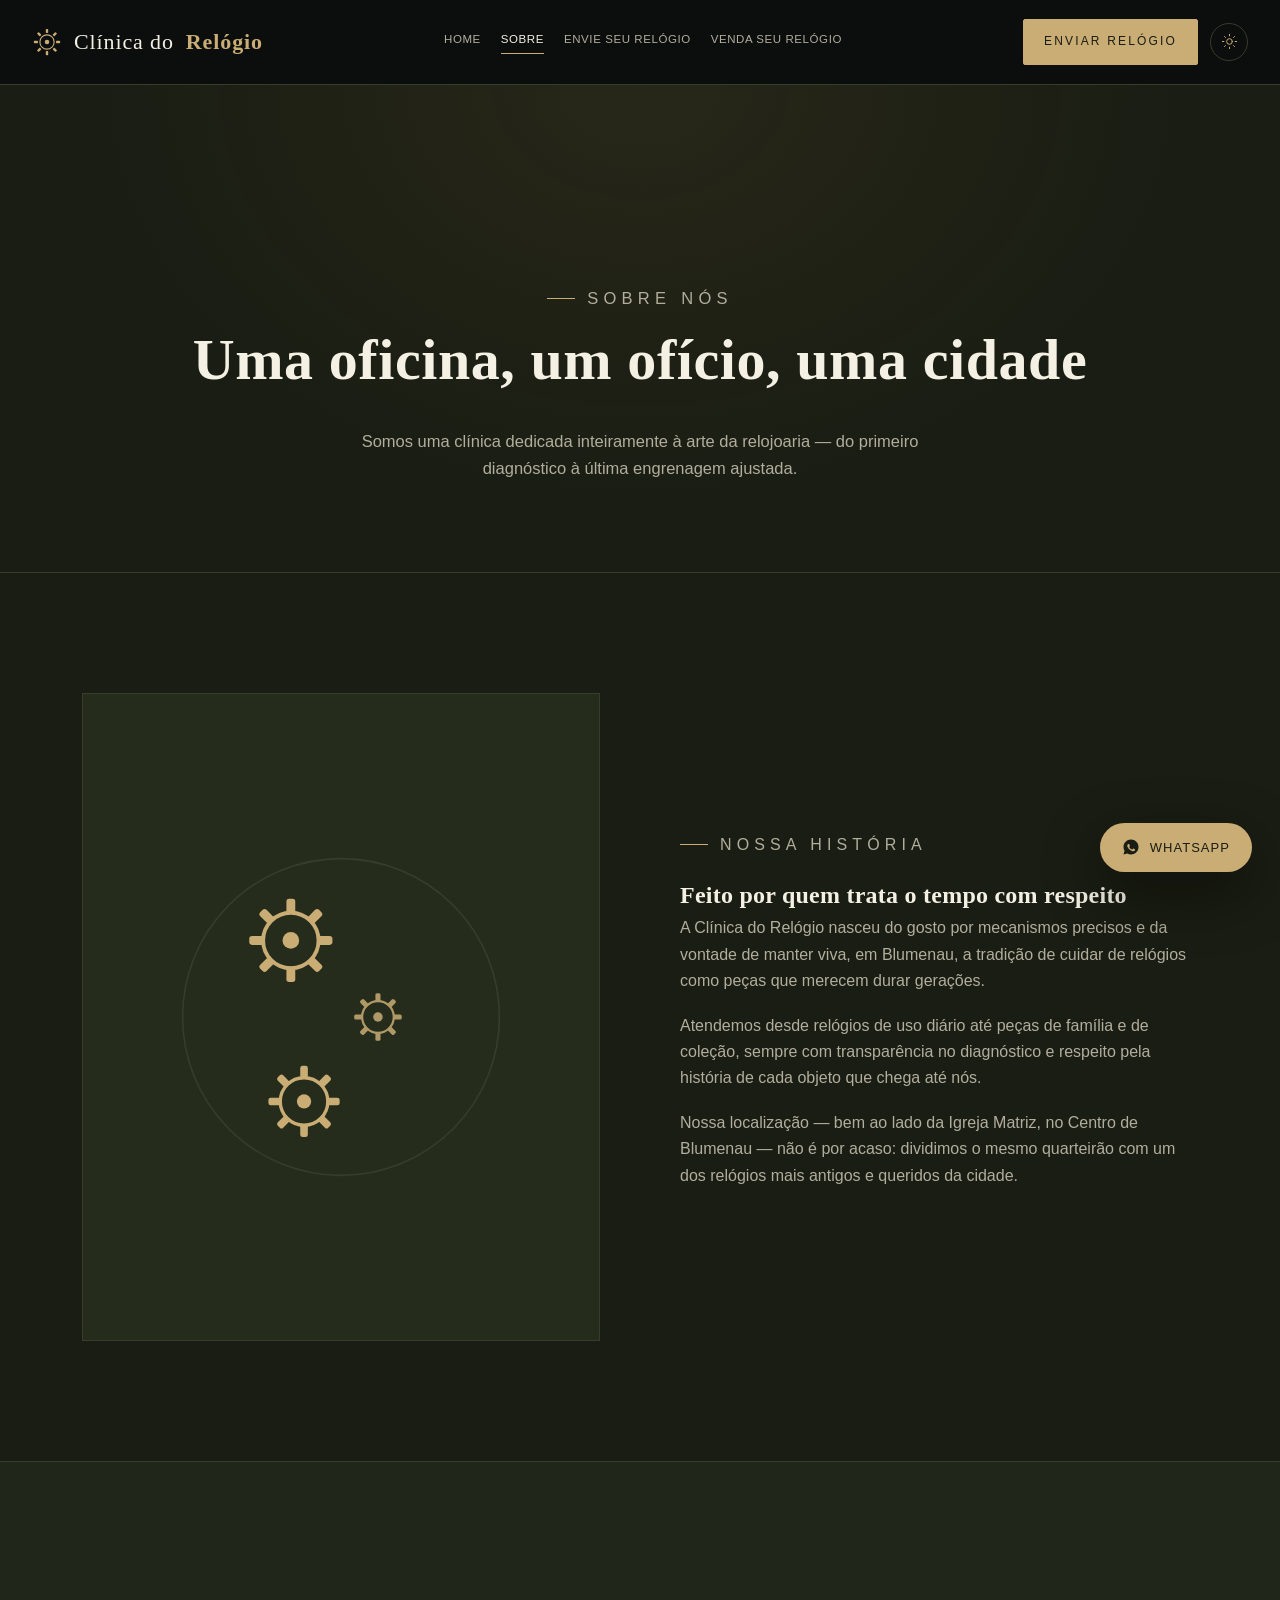
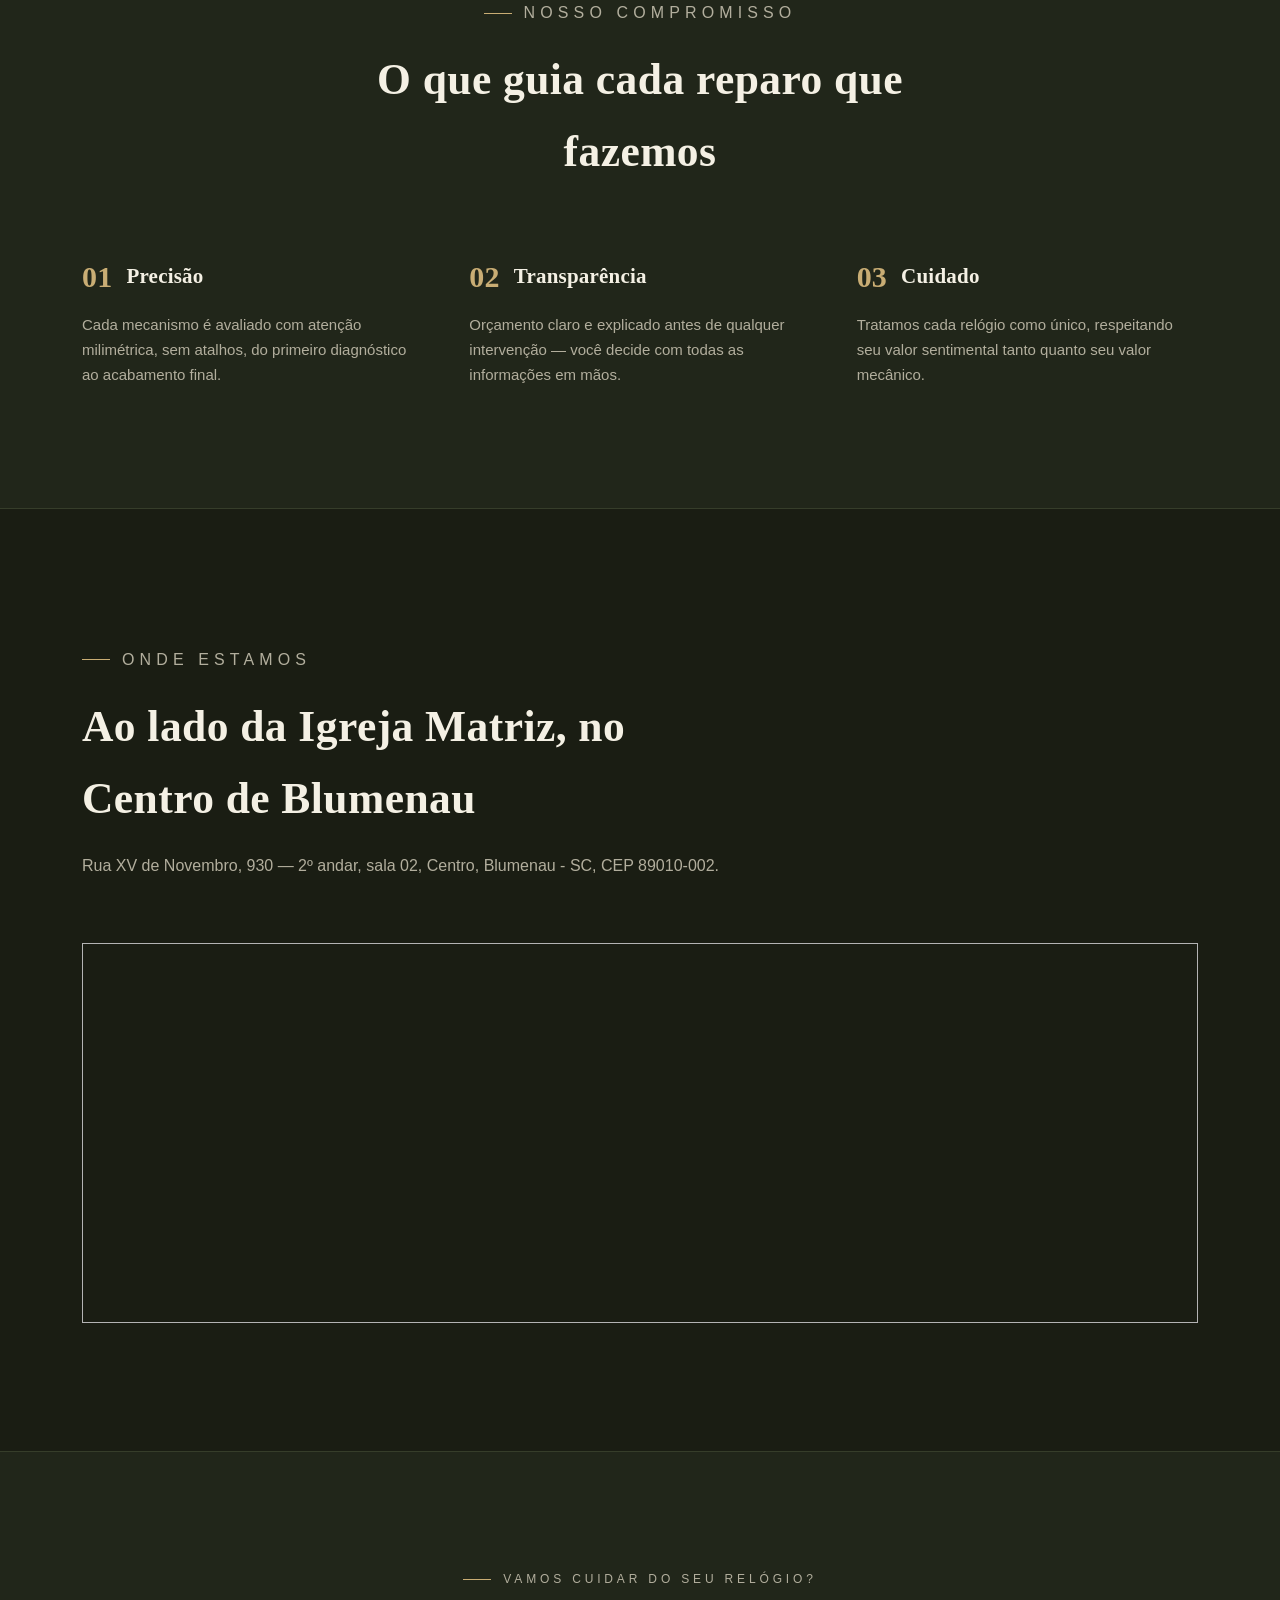
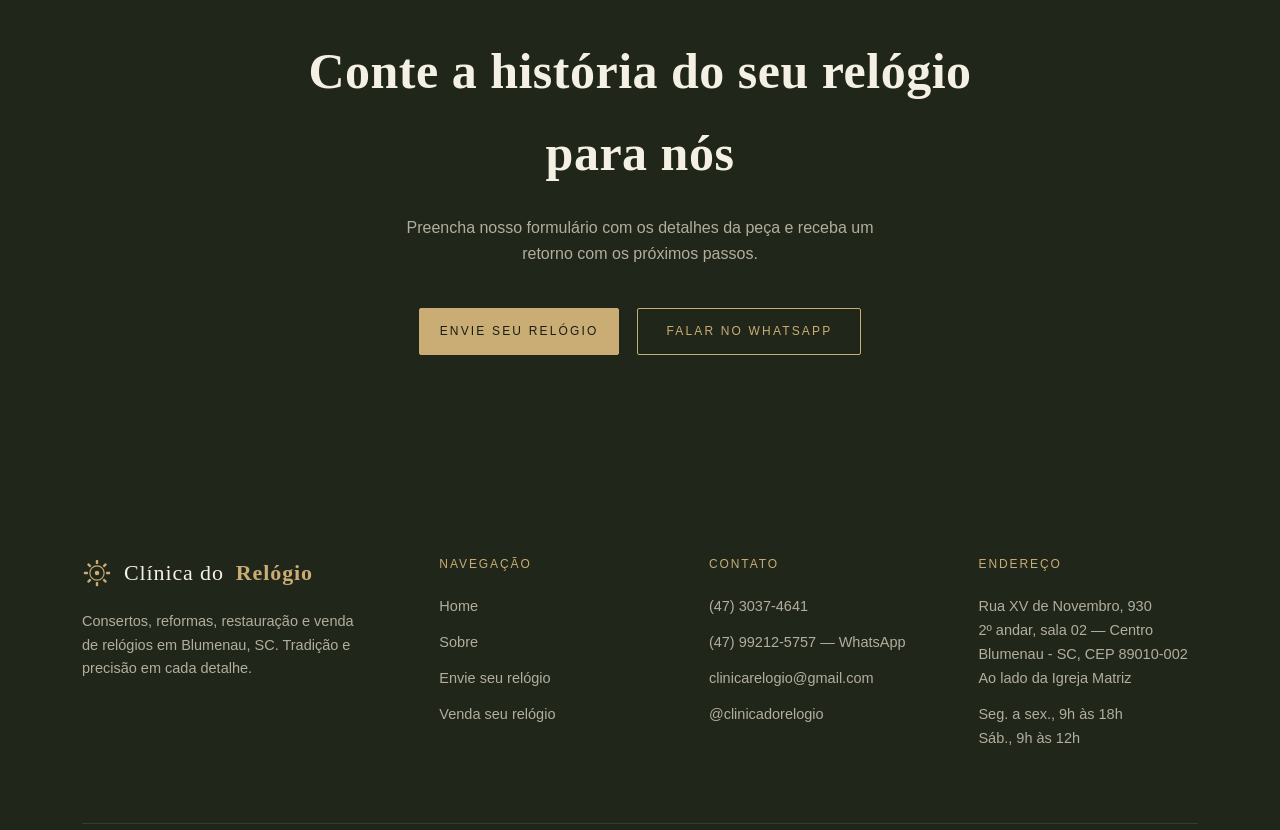
<file: sobre.html>
<!doctype html>
<html lang="pt-BR">
<head>
<meta charset="UTF-8">
<meta name="viewport" content="width=device-width, initial-scale=1.0">
<title>Sobre — Clínica do Relógio | Blumenau, SC</title>
<meta name="description" content="Conheça a história da Clínica do Relógio, nosso compromisso com a precisão e onde nos encontrar em Blumenau, ao lado da Igreja Matriz.">
<link rel="icon" href="assets/favicon.svg" type="image/svg+xml">
<link rel="stylesheet" href="css/style.css" id="themeStylesheet">
<script>
(function() {
  var t = localStorage.getItem('clinica-do-relogio-theme');
  if (t === 'light') {
    document.getElementById('themeStylesheet').setAttribute('href', 'css/style-light.css');
    document.documentElement.setAttribute('data-theme', 'light');
  }
})();
</script>
</head>
<body>

<header class="site-header">
  <div class="container inner">
    <a href="index.html" class="logo">
      <svg class="mark" viewBox="0 0 40 40" fill="none" xmlns="http://www.w3.org/2000/svg"><circle cx="20" cy="20" r="9.5" stroke="#c9ad74" stroke-width="1.5"/><circle cx="20" cy="20" r="3" fill="#c9ad74"/><g fill="#c9ad74"><rect x="18.4" y="2.5" width="3.2" height="5.5" rx="1"/><rect x="18.4" y="2.5" width="3.2" height="5.5" rx="1" transform="rotate(45 20 20)"/><rect x="18.4" y="2.5" width="3.2" height="5.5" rx="1" transform="rotate(90 20 20)"/><rect x="18.4" y="2.5" width="3.2" height="5.5" rx="1" transform="rotate(135 20 20)"/><rect x="18.4" y="2.5" width="3.2" height="5.5" rx="1" transform="rotate(180 20 20)"/><rect x="18.4" y="2.5" width="3.2" height="5.5" rx="1" transform="rotate(225 20 20)"/><rect x="18.4" y="2.5" width="3.2" height="5.5" rx="1" transform="rotate(270 20 20)"/><rect x="18.4" y="2.5" width="3.2" height="5.5" rx="1" transform="rotate(315 20 20)"/></g></svg>
      Clínica do <strong>Relógio</strong>
    </a>

    <nav class="main-nav">
      <a href="index.html">Home</a>
      <a href="sobre.html" class="active">Sobre</a>
      <a href="enviar.html">Envie seu relógio</a>
      <a href="vender.html">Venda seu relógio</a>
    </nav>

    <div class="header-cta">
      <div class="phone-line">
        <span>Fale conosco</span>
        <strong>(47) 3037-4641</strong>
      </div>
      <a href="enviar.html" class="btn solid">Enviar relógio</a>
      <button class="theme-toggle" id="themeToggle" aria-label="Alternar tema" title="Alternar tema claro/escuro">
        <svg class="icon-dark" viewBox="0 0 24 24" fill="none" stroke="currentColor" stroke-width="1.4" stroke-linecap="round"><circle cx="12" cy="12" r="4"/><path d="M12 2v2M12 20v2M4.9 4.9l1.4 1.4M17.7 17.7l1.4 1.4M2 12h2M20 12h2M4.9 19.1l1.4-1.4M17.7 6.3l1.4-1.4"/></svg>
        <svg class="icon-light" viewBox="0 0 24 24" fill="none" stroke="currentColor" stroke-width="1.4" stroke-linecap="round"><path d="M21 12.79A9 9 0 1111.21 3 7 7 0 0021 12.79z"/></svg>
      </button>
      <button class="nav-toggle" aria-label="Abrir menu" id="navToggle">
        <span></span><span></span><span></span>
      </button>
    </div>
  </div>
</header>

<div class="mobile-nav" id="mobileNav">
  <button class="close-btn" id="navClose">&times;</button>
  <a href="index.html">Home</a>
  <a href="sobre.html">Sobre</a>
  <a href="enviar.html">Envie seu relógio</a>
  <a href="vender.html">Venda seu relógio</a>
</div>

<section class="page-hero">
  <div class="container">
    <p class="eyebrow breadcrumb">Sobre nós</p>
    <h1>Uma oficina, um ofício, uma cidade</h1>
    <p>Somos uma clínica dedicada inteiramente à arte da relojoaria — do primeiro diagnóstico à última engrenagem ajustada.</p>
  </div>
</section>

<section>
  <div class="container about-grid">
    <div class="about-art">
      <svg viewBox="0 0 300 300" xmlns="http://www.w3.org/2000/svg">
        <defs>
          <g id="gearUnit">
            <circle cx="0" cy="0" r="10" fill="none" stroke="#c9ad74" stroke-width="1.4"/>
            <circle cx="0" cy="0" r="3" fill="#c9ad74"/>
            <g fill="#c9ad74">
              <rect x="-1.6" y="-15" width="3.2" height="5.5" rx="1"/>
              <rect x="-1.6" y="-15" width="3.2" height="5.5" rx="1" transform="rotate(45)"/>
              <rect x="-1.6" y="-15" width="3.2" height="5.5" rx="1" transform="rotate(90)"/>
              <rect x="-1.6" y="-15" width="3.2" height="5.5" rx="1" transform="rotate(135)"/>
              <rect x="-1.6" y="-15" width="3.2" height="5.5" rx="1" transform="rotate(180)"/>
              <rect x="-1.6" y="-15" width="3.2" height="5.5" rx="1" transform="rotate(225)"/>
              <rect x="-1.6" y="-15" width="3.2" height="5.5" rx="1" transform="rotate(270)"/>
              <rect x="-1.6" y="-15" width="3.2" height="5.5" rx="1" transform="rotate(315)"/>
            </g>
          </g>
        </defs>
        <circle cx="150" cy="150" r="120" fill="none" stroke="#363d2a" stroke-width="1.2"/>
        <use href="#gearUnit" transform="translate(112,92) scale(2.1)"/>
        <use href="#gearUnit" transform="translate(178,150) scale(1.2)" opacity="0.85"/>
        <use href="#gearUnit" transform="translate(122,214) scale(1.8)"/>
      </svg>
    </div>

    <div class="about-copy">
      <p class="eyebrow">Nossa história</p>
      <h2>Feito por quem trata o tempo com respeito</h2>
      <p>A Clínica do Relógio nasceu do gosto por mecanismos precisos e da vontade de manter viva, em Blumenau, a tradição de cuidar de relógios como peças que merecem durar gerações.</p>
      <p>Atendemos desde relógios de uso diário até peças de família e de coleção, sempre com transparência no diagnóstico e respeito pela história de cada objeto que chega até nós.</p>
      <p>Nossa localização — bem ao lado da Igreja Matriz, no Centro de Blumenau — não é por acaso: dividimos o mesmo quarteirão com um dos relógios mais antigos e queridos da cidade.</p>
    </div>
  </div>
</section>

<section class="section-alt">
  <div class="container">
    <div class="section-head center">
      <p class="eyebrow">Nosso compromisso</p>
      <h2>O que guia cada reparo que fazemos</h2>
    </div>

    <div class="values">
      <div class="value">
        <h3><span class="digit">01</span> Precisão</h3>
        <p>Cada mecanismo é avaliado com atenção milimétrica, sem atalhos, do primeiro diagnóstico ao acabamento final.</p>
      </div>
      <div class="value">
        <h3><span class="digit">02</span> Transparência</h3>
        <p>Orçamento claro e explicado antes de qualquer intervenção — você decide com todas as informações em mãos.</p>
      </div>
      <div class="value">
        <h3><span class="digit">03</span> Cuidado</h3>
        <p>Tratamos cada relógio como único, respeitando seu valor sentimental tanto quanto seu valor mecânico.</p>
      </div>
    </div>
  </div>
</section>

<section>
  <div class="container">
    <div class="section-head">
      <p class="eyebrow">Onde estamos</p>
      <h2>Ao lado da Igreja Matriz, no Centro de Blumenau</h2>
      <p>Rua XV de Novembro, 930 — 2º andar, sala 02, Centro, Blumenau - SC, CEP 89010-002.</p>
    </div>
    <iframe class="map-frame" loading="lazy"
      src="https://www.google.com/maps?q=Rua+XV+de+Novembro+930+Centro+Blumenau+SC&output=embed"
      allowfullscreen>
    </iframe>
  </div>
</section>

<section class="cta-banner section-alt">
  <div class="container">
    <p class="eyebrow">Vamos cuidar do seu relógio?</p>
    <h2>Conte a história do seu relógio para nós</h2>
    <p>Preencha nosso formulário com os detalhes da peça e receba um retorno com os próximos passos.</p>
    <div class="hero-actions">
      <a href="enviar.html" class="btn solid">Envie seu relógio</a>
      <a href="https://wa.me/5547992125757" target="_blank" rel="noopener" class="btn">Falar no WhatsApp</a>
    </div>
  </div>
</section>

<footer class="site-footer">
  <div class="container">
    <div class="footer-grid">
      <div class="footer-brand">
        <a href="index.html" class="logo">
          <svg class="mark" viewBox="0 0 40 40" fill="none" xmlns="http://www.w3.org/2000/svg"><circle cx="20" cy="20" r="9.5" stroke="#c9ad74" stroke-width="1.5"/><circle cx="20" cy="20" r="3" fill="#c9ad74"/><g fill="#c9ad74"><rect x="18.4" y="2.5" width="3.2" height="5.5" rx="1"/><rect x="18.4" y="2.5" width="3.2" height="5.5" rx="1" transform="rotate(45 20 20)"/><rect x="18.4" y="2.5" width="3.2" height="5.5" rx="1" transform="rotate(90 20 20)"/><rect x="18.4" y="2.5" width="3.2" height="5.5" rx="1" transform="rotate(135 20 20)"/><rect x="18.4" y="2.5" width="3.2" height="5.5" rx="1" transform="rotate(180 20 20)"/><rect x="18.4" y="2.5" width="3.2" height="5.5" rx="1" transform="rotate(225 20 20)"/><rect x="18.4" y="2.5" width="3.2" height="5.5" rx="1" transform="rotate(270 20 20)"/><rect x="18.4" y="2.5" width="3.2" height="5.5" rx="1" transform="rotate(315 20 20)"/></g></svg>
          Clínica do <strong>Relógio</strong>
        </a>
        <p>Consertos, reformas, restauração e venda de relógios em Blumenau, SC. Tradição e precisão em cada detalhe.</p>
      </div>

      <div class="footer-col">
        <h4>Navegação</h4>
        <a href="index.html">Home</a>
        <a href="sobre.html">Sobre</a>
        <a href="enviar.html">Envie seu relógio</a>
        <a href="vender.html">Venda seu relógio</a>
      </div>

      <div class="footer-col">
        <h4>Contato</h4>
        <a href="tel:+554730374641">(47) 3037-4641</a>
        <a href="https://wa.me/5547992125757" target="_blank" rel="noopener">(47) 99212-5757 — WhatsApp</a>
        <a href="mailto:clinicarelogio@gmail.com">clinicarelogio@gmail.com</a>
        <a href="https://www.instagram.com/clinicadorelogio/" target="_blank" rel="noopener">@clinicadorelogio</a>
      </div>

      <div class="footer-col">
        <h4>Endereço</h4>
        <p>Rua XV de Novembro, 930<br>2º andar, sala 02 — Centro<br>Blumenau - SC, CEP 89010-002<br>Ao lado da Igreja Matriz</p>
        <p>Seg. a sex., 9h às 18h<br>Sáb., 9h às 12h</p>
      </div>
    </div>

    <div class="footer-bottom">
      <span>&copy; <span id="year"></span> Clínica do Relógio. Todos os direitos reservados.</span>
      <span>Blumenau — Santa Catarina</span>
    </div>
  </div>
</footer>

<a href="https://wa.me/5547992125757" target="_blank" rel="noopener" class="float-whatsapp">
  <svg viewBox="0 0 24 24" fill="currentColor"><path d="M12 2C6.48 2 2 6.48 2 12c0 1.85.5 3.58 1.37 5.07L2 22l5.06-1.33A9.94 9.94 0 0012 22c5.52 0 10-4.48 10-10S17.52 2 12 2zm5.2 14.3c-.22.62-1.28 1.2-1.77 1.24-.45.04-.9.22-3.02-.63-2.56-1.03-4.2-3.66-4.33-3.83-.13-.17-1.04-1.38-1.04-2.63 0-1.25.66-1.86.9-2.11.23-.25.5-.31.66-.31.17 0 .33 0 .48.01.15.01.36-.06.56.43.22.53.74 1.83.8 1.96.06.13.1.29.02.46-.08.17-.13.28-.25.43-.13.15-.27.34-.38.46-.13.13-.26.27-.11.53.15.26.66 1.09 1.42 1.77.98.87 1.8 1.14 2.06 1.27.26.13.41.11.56-.07.15-.17.65-.75.82-1.01.17-.26.34-.21.56-.13.23.09 1.46.69 1.71.81.25.13.42.19.48.3.06.11.06.63-.16 1.25z"/></svg>
  WhatsApp
</a>

<script src="js/main.js"></script>
</body>
</html>
</file>
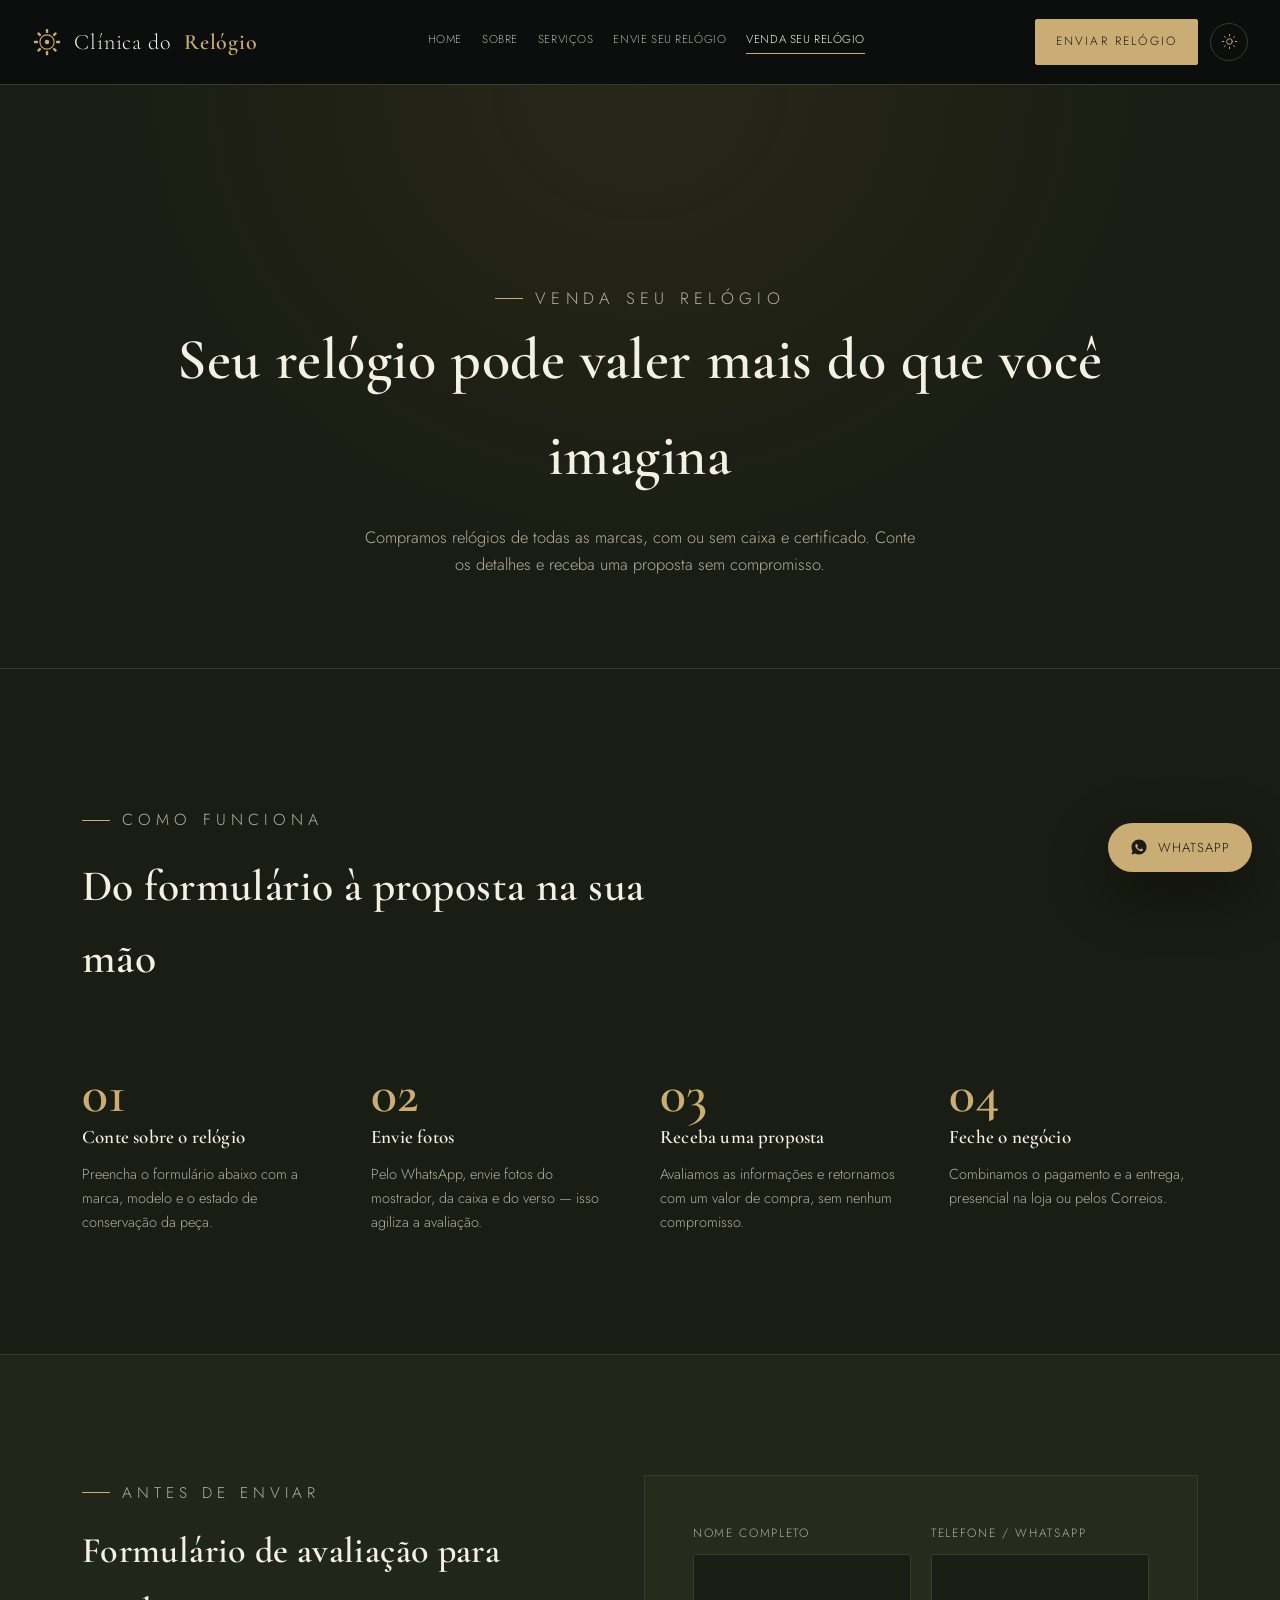
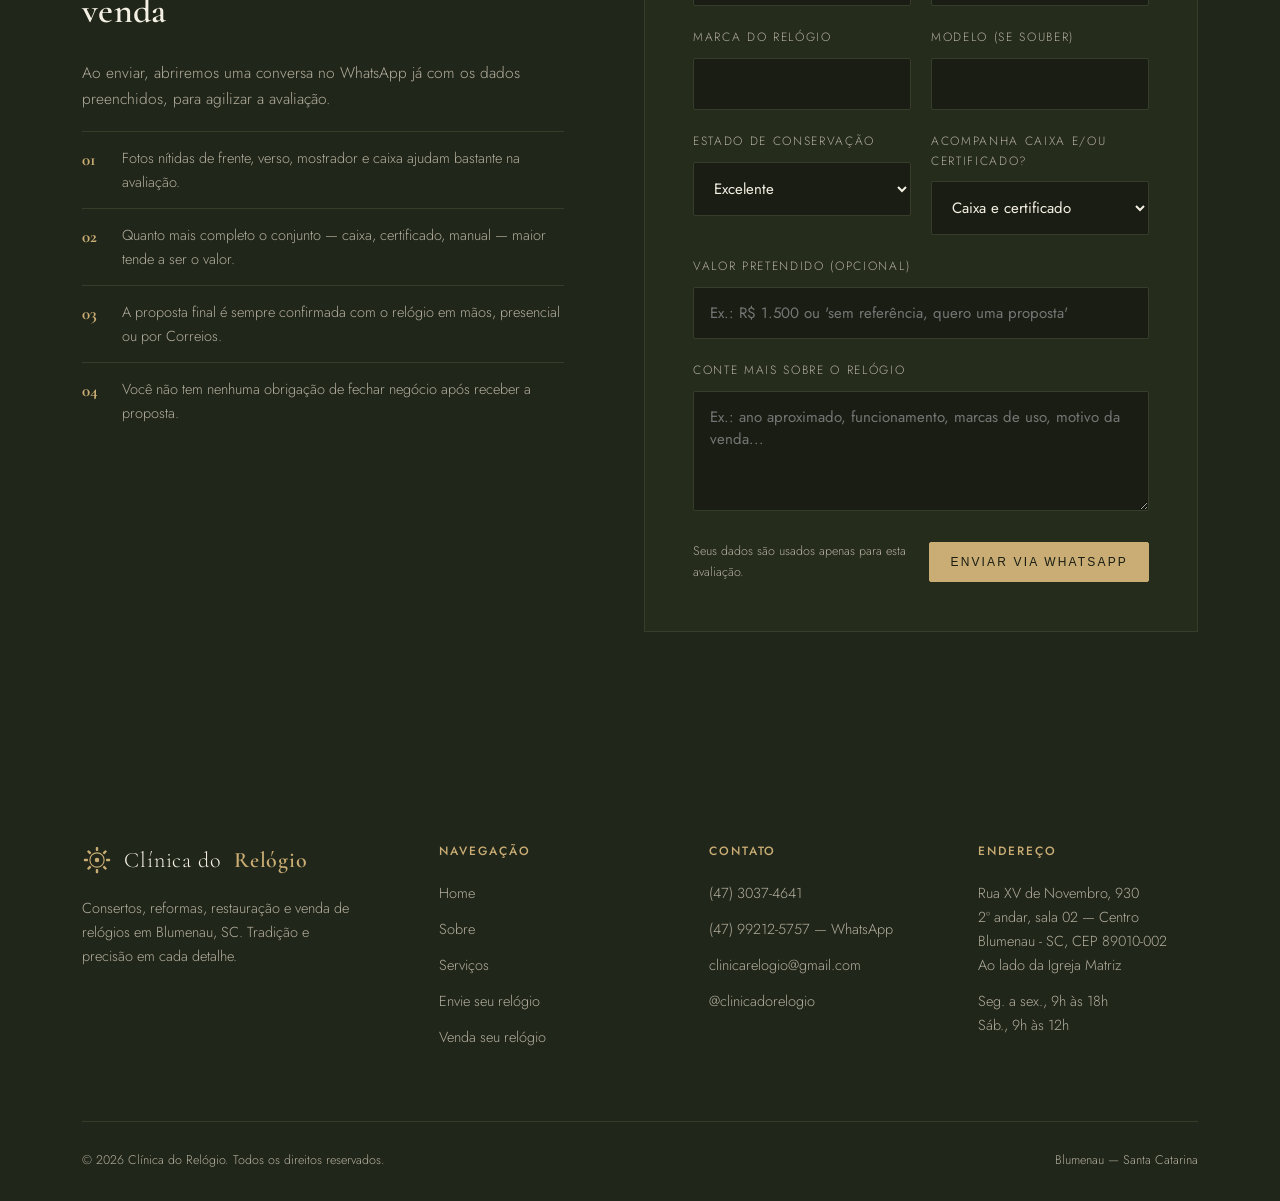
<file: vender.html>
<!doctype html>
<html lang="pt-BR">
<head>
<meta charset="UTF-8">
<meta name="viewport" content="width=device-width, initial-scale=1.0">
<title>Venda seu relógio — Clínica do Relógio | Blumenau, SC</title>
<meta name="description" content="Venda seu relógio para a Clínica do Relógio em Blumenau, SC. Avaliação justa, com ou sem caixa e certificado, e resposta rápida por WhatsApp.">
<link rel="icon" href="assets/favicon.svg" type="image/svg+xml">
<link rel="stylesheet" href="css/style.css" id="themeStylesheet">
<script>
(function() {
  var t = localStorage.getItem('clinica-do-relogio-theme');
  if (t === 'light') {
    document.getElementById('themeStylesheet').setAttribute('href', 'css/style-light.css');
    document.documentElement.setAttribute('data-theme', 'light');
  }
})();
</script>
</head>
<body>

<header class="site-header">
  <div class="container inner">
    <a href="index.html" class="logo">
      <svg class="mark" viewBox="0 0 40 40" fill="none" xmlns="http://www.w3.org/2000/svg"><circle cx="20" cy="20" r="9.5" stroke="#c9ad74" stroke-width="1.5"/><circle cx="20" cy="20" r="3" fill="#c9ad74"/><g fill="#c9ad74"><rect x="18.4" y="2.5" width="3.2" height="5.5" rx="1"/><rect x="18.4" y="2.5" width="3.2" height="5.5" rx="1" transform="rotate(45 20 20)"/><rect x="18.4" y="2.5" width="3.2" height="5.5" rx="1" transform="rotate(90 20 20)"/><rect x="18.4" y="2.5" width="3.2" height="5.5" rx="1" transform="rotate(135 20 20)"/><rect x="18.4" y="2.5" width="3.2" height="5.5" rx="1" transform="rotate(180 20 20)"/><rect x="18.4" y="2.5" width="3.2" height="5.5" rx="1" transform="rotate(225 20 20)"/><rect x="18.4" y="2.5" width="3.2" height="5.5" rx="1" transform="rotate(270 20 20)"/><rect x="18.4" y="2.5" width="3.2" height="5.5" rx="1" transform="rotate(315 20 20)"/></g></svg>
      Clínica do <strong>Relógio</strong>
    </a>

    <nav class="main-nav">
      <a href="index.html">Home</a>
      <a href="sobre.html">Sobre</a>
      <a href="servicos.html">Serviços</a>
      <a href="enviar.html">Envie seu relógio</a>
      <a href="vender.html" class="active">Venda seu relógio</a>
    </nav>

    <div class="header-cta">
      <div class="phone-line">
        <span>Fale conosco</span>
        <strong>(47) 3037-4641</strong>
      </div>
      <a href="enviar.html" class="btn solid">Enviar relógio</a>
      <button class="theme-toggle" id="themeToggle" aria-label="Alternar tema" title="Alternar tema claro/escuro">
        <svg class="icon-dark" viewBox="0 0 24 24" fill="none" stroke="currentColor" stroke-width="1.4" stroke-linecap="round"><circle cx="12" cy="12" r="4"/><path d="M12 2v2M12 20v2M4.9 4.9l1.4 1.4M17.7 17.7l1.4 1.4M2 12h2M20 12h2M4.9 19.1l1.4-1.4M17.7 6.3l1.4-1.4"/></svg>
        <svg class="icon-light" viewBox="0 0 24 24" fill="none" stroke="currentColor" stroke-width="1.4" stroke-linecap="round"><path d="M21 12.79A9 9 0 1111.21 3 7 7 0 0021 12.79z"/></svg>
      </button>
      <button class="nav-toggle" aria-label="Abrir menu" id="navToggle">
        <span></span><span></span><span></span>
      </button>
    </div>
  </div>
</header>

<div class="mobile-nav" id="mobileNav">
  <button class="close-btn" id="navClose">&times;</button>
  <a href="index.html">Home</a>
  <a href="sobre.html">Sobre</a>
  <a href="servicos.html">Serviços</a>
  <a href="enviar.html">Envie seu relógio</a>
  <a href="vender.html">Venda seu relógio</a>
</div>

<section class="page-hero">
  <div class="container">
    <p class="eyebrow breadcrumb">Venda seu relógio</p>
    <h1>Seu relógio pode valer mais do que você imagina</h1>
    <p>Compramos relógios de todas as marcas, com ou sem caixa e certificado. Conte os detalhes e receba uma proposta sem compromisso.</p>
  </div>
</section>

<section>
  <div class="container">
    <div class="section-head">
      <p class="eyebrow">Como funciona</p>
      <h2>Do formulário à proposta na sua mão</h2>
    </div>

    <div class="steps">
      <div class="step">
        <span class="num">01</span>
        <h3>Conte sobre o relógio</h3>
        <p>Preencha o formulário abaixo com a marca, modelo e o estado de conservação da peça.</p>
      </div>
      <div class="step">
        <span class="num">02</span>
        <h3>Envie fotos</h3>
        <p>Pelo WhatsApp, envie fotos do mostrador, da caixa e do verso — isso agiliza a avaliação.</p>
      </div>
      <div class="step">
        <span class="num">03</span>
        <h3>Receba uma proposta</h3>
        <p>Avaliamos as informações e retornamos com um valor de compra, sem nenhum compromisso.</p>
      </div>
      <div class="step">
        <span class="num">04</span>
        <h3>Feche o negócio</h3>
        <p>Combinamos o pagamento e a entrega, presencial na loja ou pelos Correios.</p>
      </div>
    </div>
  </div>
</section>

<section class="section-alt">
  <div class="container form-wrap">
    <div class="form-notes">
      <p class="eyebrow">Antes de enviar</p>
      <h2>Formulário de avaliação para venda</h2>
      <p>Ao enviar, abriremos uma conversa no WhatsApp já com os dados preenchidos, para agilizar a avaliação.</p>

      <ul>
        <li><strong>01</strong> Fotos nítidas de frente, verso, mostrador e caixa ajudam bastante na avaliação.</li>
        <li><strong>02</strong> Quanto mais completo o conjunto — caixa, certificado, manual — maior tende a ser o valor.</li>
        <li><strong>03</strong> A proposta final é sempre confirmada com o relógio em mãos, presencial ou por Correios.</li>
        <li><strong>04</strong> Você não tem nenhuma obrigação de fechar negócio após receber a proposta.</li>
      </ul>
    </div>

    <form class="watch-form" id="sellForm">
      <div class="field-row">
        <div class="field">
          <label for="s-nome">Nome completo</label>
          <input type="text" id="s-nome" name="nome" required>
        </div>
        <div class="field">
          <label for="s-telefone">Telefone / WhatsApp</label>
          <input type="tel" id="s-telefone" name="telefone" required>
        </div>
      </div>

      <div class="field-row">
        <div class="field">
          <label for="s-marca">Marca do relógio</label>
          <input type="text" id="s-marca" name="marca" required>
        </div>
        <div class="field">
          <label for="s-modelo">Modelo (se souber)</label>
          <input type="text" id="s-modelo" name="modelo">
        </div>
      </div>

      <div class="field-row">
        <div class="field">
          <label for="s-estado">Estado de conservação</label>
          <select id="s-estado" name="estado">
            <option value="Excelente">Excelente</option>
            <option value="Bom">Bom</option>
            <option value="Regular">Regular</option>
            <option value="Precisa de reparo">Precisa de reparo</option>
          </select>
        </div>
        <div class="field">
          <label for="s-acompanha">Acompanha caixa e/ou certificado?</label>
          <select id="s-acompanha" name="acompanha">
            <option value="Caixa e certificado">Caixa e certificado</option>
            <option value="Só a caixa">Só a caixa</option>
            <option value="Só o certificado">Só o certificado</option>
            <option value="Nenhum dos dois">Nenhum dos dois</option>
          </select>
        </div>
      </div>

      <div class="field">
        <label for="s-valor">Valor pretendido (opcional)</label>
        <input type="text" id="s-valor" name="valor" placeholder="Ex.: R$ 1.500 ou 'sem referência, quero uma proposta'">
      </div>

      <div class="field">
        <label for="s-obs">Conte mais sobre o relógio</label>
        <textarea id="s-obs" name="observacoes" placeholder="Ex.: ano aproximado, funcionamento, marcas de uso, motivo da venda..." required></textarea>
      </div>

      <div class="form-foot">
        <small>Seus dados são usados apenas para esta avaliação.</small>
        <button type="submit" class="btn solid">Enviar via WhatsApp</button>
      </div>
    </form>
  </div>
</section>

<footer class="site-footer">
  <div class="container">
    <div class="footer-grid">
      <div class="footer-brand">
        <a href="index.html" class="logo">
          <svg class="mark" viewBox="0 0 40 40" fill="none" xmlns="http://www.w3.org/2000/svg"><circle cx="20" cy="20" r="9.5" stroke="#c9ad74" stroke-width="1.5"/><circle cx="20" cy="20" r="3" fill="#c9ad74"/><g fill="#c9ad74"><rect x="18.4" y="2.5" width="3.2" height="5.5" rx="1"/><rect x="18.4" y="2.5" width="3.2" height="5.5" rx="1" transform="rotate(45 20 20)"/><rect x="18.4" y="2.5" width="3.2" height="5.5" rx="1" transform="rotate(90 20 20)"/><rect x="18.4" y="2.5" width="3.2" height="5.5" rx="1" transform="rotate(135 20 20)"/><rect x="18.4" y="2.5" width="3.2" height="5.5" rx="1" transform="rotate(180 20 20)"/><rect x="18.4" y="2.5" width="3.2" height="5.5" rx="1" transform="rotate(225 20 20)"/><rect x="18.4" y="2.5" width="3.2" height="5.5" rx="1" transform="rotate(270 20 20)"/><rect x="18.4" y="2.5" width="3.2" height="5.5" rx="1" transform="rotate(315 20 20)"/></g></svg>
          Clínica do <strong>Relógio</strong>
        </a>
        <p>Consertos, reformas, restauração e venda de relógios em Blumenau, SC. Tradição e precisão em cada detalhe.</p>
      </div>

      <div class="footer-col">
        <h4>Navegação</h4>
        <a href="index.html">Home</a>
        <a href="sobre.html">Sobre</a>
        <a href="servicos.html">Serviços</a>
        <a href="enviar.html">Envie seu relógio</a>
        <a href="vender.html">Venda seu relógio</a>
      </div>

      <div class="footer-col">
        <h4>Contato</h4>
        <a href="tel:+554730374641">(47) 3037-4641</a>
        <a href="https://wa.me/5547992125757" target="_blank" rel="noopener">(47) 99212-5757 — WhatsApp</a>
        <a href="mailto:clinicarelogio@gmail.com">clinicarelogio@gmail.com</a>
        <a href="https://www.instagram.com/clinicadorelogio/" target="_blank" rel="noopener">@clinicadorelogio</a>
      </div>

      <div class="footer-col">
        <h4>Endereço</h4>
        <p>Rua XV de Novembro, 930<br>2º andar, sala 02 — Centro<br>Blumenau - SC, CEP 89010-002<br>Ao lado da Igreja Matriz</p>
        <p>Seg. a sex., 9h às 18h<br>Sáb., 9h às 12h</p>
      </div>
    </div>

    <div class="footer-bottom">
      <span>&copy; <span id="year"></span> Clínica do Relógio. Todos os direitos reservados.</span>
      <span>Blumenau — Santa Catarina</span>
    </div>
  </div>
</footer>

<a href="https://wa.me/5547992125757" target="_blank" rel="noopener" class="float-whatsapp">
  <svg viewBox="0 0 24 24" fill="currentColor"><path d="M12 2C6.48 2 2 6.48 2 12c0 1.85.5 3.58 1.37 5.07L2 22l5.06-1.33A9.94 9.94 0 0012 22c5.52 0 10-4.48 10-10S17.52 2 12 2zm5.2 14.3c-.22.62-1.28 1.2-1.77 1.24-.45.04-.9.22-3.02-.63-2.56-1.03-4.2-3.66-4.33-3.83-.13-.17-1.04-1.38-1.04-2.63 0-1.25.66-1.86.9-2.11.23-.25.5-.31.66-.31.17 0 .33 0 .48.01.15.01.36-.06.56.43.22.53.74 1.83.8 1.96.06.13.1.29.02.46-.08.17-.13.28-.25.43-.13.15-.27.34-.38.46-.13.13-.26.27-.11.53.15.26.66 1.09 1.42 1.77.98.87 1.8 1.14 2.06 1.27.26.13.41.11.56-.07.15-.17.65-.75.82-1.01.17-.26.34-.21.56-.13.23.09 1.46.69 1.71.81.25.13.42.19.48.3.06.11.06.63-.16 1.25z"/></svg>
  WhatsApp
</a>

<script src="js/main.js"></script>
</body>
</html>
</file>
<file: css/style.css>
/* Clínica do Relógio — Blumenau/SC
   Paleta e tipografia inspiradas na linguagem visual de relojoarias de alto padrão:
   fundo escuro, dourado como acento, serifa para títulos. Nenhum ativo é copiado
   de terceiros — ícones e ilustração da torre são originais deste projeto. */

@import url('https://fonts.googleapis.com/css2?family=Cormorant+Garamond:wght@400;500;600;700&family=Jost:wght@300;400;500;600&display=swap');

:root {
  --bg: #1a1d13;
  --bg-alt: #21261a;
  --bg-card: #262c1c;
  --line: #363d2a;
  --gold: #c9ad74;
  --gold-soft: #a88f5e;
  --text: #f4f0e4;
  --text-muted: #b2ae9d;
  --shadow: 0 20px 60px rgba(0,0,0,0.45);
  --maxw: 1180px;
}

* { box-sizing: border-box; margin: 0; padding: 0; }

html { scroll-behavior: smooth; }

body {
  background: var(--bg);
  color: var(--text);
  font-family: 'Jost', sans-serif;
  font-weight: 300;
  line-height: 1.65;
  -webkit-font-smoothing: antialiased;
}

h1, h2, h3, h4 {
  font-family: 'Cormorant Garamond', serif;
  font-weight: 600;
  letter-spacing: 0.01em;
  color: var(--text);
}

a { color: inherit; text-decoration: none; }

img, svg { display: block; max-width: 100%; }

.container {
  max-width: var(--maxw);
  margin: 0 auto;
  padding: 0 32px;
}

.eyebrow {
  display: inline-flex;
  align-items: center;
  gap: 12px;
  font-family: 'Jost', sans-serif;
  font-size: 12px;
  letter-spacing: 0.32em;
  text-transform: uppercase;
  color: var(--gold);
  margin-bottom: 18px;
}
.eyebrow::before {
  content: '';
  width: 28px;
  height: 1px;
  background: var(--gold);
}

/* Header */
.site-header {
  position: sticky;
  top: 0;
  z-index: 100;
  background: rgba(11, 12, 14, 0.86);
  backdrop-filter: blur(10px);
  border-bottom: 1px solid var(--line);
}

.site-header .container {
  max-width: 1320px;
}

.site-header .inner {
  display: flex;
  align-items: center;
  justify-content: space-between;
  height: 84px;
}

.logo {
  display: flex;
  align-items: center;
  gap: 12px;
  font-family: 'Cormorant Garamond', serif;
  font-size: 22px;
  letter-spacing: 0.04em;
  color: var(--text);
}
.logo strong { color: var(--gold); font-weight: 600; }
.logo .mark { width: 30px; height: 30px; flex-shrink: 0; }

.main-nav {
  display: flex;
  align-items: center;
  gap: 34px;
}

.main-nav a {
  font-size: 13px;
  letter-spacing: 0.1em;
  text-transform: uppercase;
  color: var(--text-muted);
  position: relative;
  padding-bottom: 6px;
  white-space: nowrap;
  transition: color 0.25s ease;
}
.main-nav a::after {
  content: '';
  position: absolute;
  left: 0; bottom: 0;
  width: 0;
  height: 1px;
  background: var(--gold);
  transition: width 0.25s ease;
}
.main-nav a:hover,
.main-nav a.active { color: var(--text); }
.main-nav a:hover::after,
.main-nav a.active::after { width: 100%; }

.header-cta {
  display: flex;
  align-items: center;
  gap: 20px;
}

.phone-line {
  display: flex;
  flex-direction: column;
  align-items: flex-end;
  font-size: 12px;
  color: var(--text-muted);
  letter-spacing: 0.04em;
  white-space: nowrap;
}
.phone-line strong { color: var(--text); font-size: 14px; letter-spacing: 0.06em; }

.btn {
  display: inline-flex;
  align-items: center;
  justify-content: center;
  gap: 10px;
  padding: 13px 28px;
  font-size: 12px;
  letter-spacing: 0.18em;
  text-transform: uppercase;
  white-space: nowrap;
  border: 1px solid var(--gold);
  color: var(--gold);
  border-radius: 2px;
  transition: all 0.28s ease;
  cursor: pointer;
  background: transparent;
}
.btn:hover { background: var(--gold); color: var(--bg); }

.btn.solid {
  background: var(--gold);
  color: var(--bg);
}
.btn.solid:hover { background: var(--gold-soft); border-color: var(--gold-soft); }

.nav-toggle {
  display: none;
  flex-direction: column;
  gap: 5px;
  background: none;
  border: none;
  cursor: pointer;
  padding: 8px;
}
.nav-toggle span {
  width: 24px;
  height: 1px;
  background: var(--text);
}

/* Theme toggle */
.theme-toggle {
  display: inline-flex;
  align-items: center;
  justify-content: center;
  width: 38px;
  height: 38px;
  flex-shrink: 0;
  border: 1px solid var(--line);
  border-radius: 50%;
  background: transparent;
  color: var(--gold);
  cursor: pointer;
  transition: border-color 0.25s ease, color 0.25s ease;
}
.theme-toggle:hover { border-color: var(--gold); }
.theme-toggle svg { width: 17px; height: 17px; }
.theme-toggle .icon-light { display: none; }
html[data-theme="light"] .theme-toggle .icon-dark { display: none; }
html[data-theme="light"] .theme-toggle .icon-light { display: inline-flex; }

/* Hero */
.hero {
  position: relative;
  min-height: 92vh;
  display: flex;
  align-items: center;
  overflow: hidden;
  border-bottom: 1px solid var(--line);
}

.hero::before {
  content: '';
  position: absolute;
  inset: 0;
  background:
    radial-gradient(ellipse at 75% 20%, rgba(198,160,95,0.10), transparent 55%),
    linear-gradient(180deg, #1a1d13 0%, #101116 100%);
  z-index: 0;
}

.hero-watchface {
  position: absolute;
  right: -180px;
  top: 50%;
  transform: translateY(-50%);
  width: 720px;
  height: 720px;
  opacity: 0.5;
  z-index: 0;
}

.hero .container {
  position: relative;
  z-index: 1;
}

.hero-content { max-width: 620px; }

.hero h1 {
  font-size: clamp(40px, 5.4vw, 68px);
  line-height: 1.08;
  margin-bottom: 26px;
}
.hero h1 em {
  font-style: normal;
  color: var(--gold);
}

.hero p.lead {
  font-size: 18px;
  color: var(--text-muted);
  max-width: 480px;
  margin-bottom: 40px;
}

.hero-actions {
  display: flex;
  gap: 18px;
  flex-wrap: wrap;
}

/* Section scaffolding */
section { padding: 120px 0; border-bottom: 1px solid var(--line); }
section:last-of-type { border-bottom: none; }
.section-alt { background: var(--bg-alt); }

.section-head {
  max-width: 640px;
  margin-bottom: 64px;
}
.section-head.center { margin-left: auto; margin-right: auto; text-align: center; }
.section-head h2 { font-size: clamp(30px, 3.4vw, 44px); }
.section-head p { color: var(--text-muted); margin-top: 18px; font-size: 16px; }

/* Services grid */
.services-grid {
  display: grid;
  grid-template-columns: repeat(3, 1fr);
  gap: 1px;
  background: var(--line);
  border: 1px solid var(--line);
}

.service-card {
  display: block;
  background: var(--bg);
  padding: 46px 34px;
  transition: background 0.3s ease;
}
.service-card:hover { background: var(--bg-card); }

.service-card .icon { width: 40px; height: 40px; color: var(--gold); margin-bottom: 26px; }
.service-card h3 { font-size: 21px; margin-bottom: 12px; font-weight: 600; }
.service-card p { color: var(--text-muted); font-size: 14.5px; }
.card-link {
  display: inline-block;
  margin-top: 16px;
  font-size: 13px;
  letter-spacing: 0.04em;
  color: var(--gold);
}

/* Heritage / tower section */
.heritage {
  display: grid;
  grid-template-columns: 1fr 1fr;
  gap: 80px;
  align-items: center;
}

.heritage-art {
  display: flex;
  justify-content: center;
}
.heritage-art svg { width: 100%; max-width: 340px; }

.heritage-copy h2 { font-size: clamp(28px, 3.2vw, 40px); margin-bottom: 24px; }
.heritage-copy p { color: var(--text-muted); margin-bottom: 18px; font-size: 16px; }
.heritage-copy .addr {
  margin-top: 30px;
  padding-top: 26px;
  border-top: 1px solid var(--line);
  font-size: 14px;
  color: var(--text-muted);
  letter-spacing: 0.03em;
}
.heritage-copy .addr strong { color: var(--gold); display: block; margin-bottom: 6px; font-family: 'Cormorant Garamond', serif; font-size: 18px; }

/* Stats strip */
.stats {
  display: grid;
  grid-template-columns: repeat(3, 1fr);
  gap: 40px;
  text-align: center;
}
.stat strong {
  display: block;
  font-family: 'Cormorant Garamond', serif;
  font-size: 46px;
  color: var(--gold);
  font-weight: 600;
}
.stat span {
  display: block;
  margin-top: 8px;
  font-size: 13px;
  letter-spacing: 0.1em;
  text-transform: uppercase;
  color: var(--text-muted);
}

/* Testimonials */
.testimonials-grid {
  display: grid;
  grid-template-columns: repeat(3, 1fr);
  gap: 30px;
}
.testimonial-card {
  background: var(--bg);
  border: 1px solid var(--line);
  padding: 38px 34px;
}
.testimonial-card .stars {
  color: var(--gold);
  letter-spacing: 3px;
  font-size: 15px;
  margin-bottom: 20px;
}
.testimonial-card p {
  font-family: 'Cormorant Garamond', serif;
  font-size: 20px;
  line-height: 1.5;
  color: var(--text);
  margin-bottom: 26px;
}
.testimonial-author {
  display: flex;
  flex-direction: column;
  gap: 4px;
  padding-top: 18px;
  border-top: 1px solid var(--line);
}
.testimonial-author .name {
  font-size: 14px;
  letter-spacing: 0.04em;
  color: var(--text);
}
.testimonial-author .meta {
  font-size: 12px;
  letter-spacing: 0.06em;
  text-transform: uppercase;
  color: var(--text-muted);
}
.testimonials-foot {
  text-align: center;
  margin-top: 50px;
}

@media (max-width: 980px) {
  .testimonials-grid { grid-template-columns: 1fr; }
}

/* CTA banner */
.cta-banner {
  text-align: center;
  padding: 110px 0;
}
.cta-banner .eyebrow { justify-content: center; }
.cta-banner h2 { font-size: clamp(32px, 4vw, 50px); max-width: 720px; margin: 0 auto 20px; }
.cta-banner p { color: var(--text-muted); max-width: 520px; margin: 0 auto 40px; }
.cta-banner .hero-actions { justify-content: center; }

/* Steps (Envie seu relógio) */
.steps {
  display: grid;
  grid-template-columns: repeat(4, 1fr);
  gap: 40px;
}
.step { position: relative; padding-top: 8px; }
.step .num {
  font-family: 'Cormorant Garamond', serif;
  font-size: 54px;
  color: var(--gold);
  font-weight: 600;
  line-height: 1;
  margin-bottom: 18px;
}
.step h3 { font-size: 19px; margin-bottom: 10px; }
.step p { color: var(--text-muted); font-size: 14.5px; }

/* Form */
.form-wrap {
  display: grid;
  grid-template-columns: 1fr 1.15fr;
  gap: 80px;
  align-items: start;
}

.form-notes h2 { font-size: clamp(26px, 3vw, 36px); margin-bottom: 20px; }
.form-notes p { color: var(--text-muted); margin-bottom: 16px; font-size: 15.5px; }
.form-notes ul { margin-top: 20px; padding-left: 0; list-style: none; }
.form-notes li {
  padding: 14px 0;
  border-top: 1px solid var(--line);
  color: var(--text-muted);
  font-size: 14.5px;
  display: flex;
  gap: 14px;
}
.form-notes li strong { color: var(--gold); font-family: 'Cormorant Garamond', serif; font-size: 17px; min-width: 26px; }

.watch-form {
  background: var(--bg-card);
  border: 1px solid var(--line);
  padding: 48px;
}

.field { margin-bottom: 22px; }
.field label {
  display: block;
  font-size: 12px;
  letter-spacing: 0.14em;
  text-transform: uppercase;
  color: var(--text-muted);
  margin-bottom: 10px;
}
.field input,
.field select,
.field textarea {
  width: 100%;
  background: var(--bg);
  border: 1px solid var(--line);
  color: var(--text);
  padding: 14px 16px;
  font-family: 'Jost', sans-serif;
  font-size: 15px;
  border-radius: 2px;
  transition: border-color 0.25s ease;
}
.field input:focus,
.field select:focus,
.field textarea:focus {
  outline: none;
  border-color: var(--gold);
}
.field textarea { resize: vertical; min-height: 120px; }
.field-row { display: grid; grid-template-columns: 1fr 1fr; gap: 20px; }

.form-foot {
  display: flex;
  align-items: center;
  justify-content: space-between;
  gap: 20px;
  margin-top: 8px;
}
.form-foot small { color: var(--text-muted); font-size: 12.5px; }

/* Map */
.map-frame {
  border: 1px solid var(--line);
  filter: grayscale(1) invert(0.92) contrast(0.9);
  width: 100%;
  height: 380px;
}

/* Footer */
.site-footer {
  background: var(--bg-alt);
  padding: 90px 0 30px;
}
.footer-grid {
  display: grid;
  grid-template-columns: 1.4fr 1fr 1fr 1fr;
  gap: 50px;
  padding-bottom: 60px;
  border-bottom: 1px solid var(--line);
}
.footer-brand .logo { margin-bottom: 18px; }
.footer-brand p { color: var(--text-muted); font-size: 14.5px; max-width: 280px; }
.footer-col h4 {
  font-family: 'Jost', sans-serif;
  font-size: 12px;
  letter-spacing: 0.16em;
  text-transform: uppercase;
  color: var(--gold);
  font-weight: 500;
  margin-bottom: 20px;
}
.footer-col a, .footer-col p {
  display: block;
  color: var(--text-muted);
  font-size: 14.5px;
  margin-bottom: 12px;
  transition: color 0.2s ease;
}
.footer-col a:hover { color: var(--gold); }
.footer-bottom {
  display: flex;
  justify-content: space-between;
  align-items: center;
  padding-top: 28px;
  font-size: 12.5px;
  color: var(--text-muted);
  flex-wrap: wrap;
  gap: 12px;
}

/* Floating WhatsApp */
.float-whatsapp {
  position: fixed;
  bottom: 28px;
  right: 28px;
  z-index: 200;
  display: flex;
  align-items: center;
  gap: 10px;
  background: var(--gold);
  color: var(--bg);
  padding: 14px 22px;
  border-radius: 40px;
  font-size: 13px;
  letter-spacing: 0.08em;
  text-transform: uppercase;
  box-shadow: var(--shadow);
  transition: transform 0.25s ease, background 0.25s ease;
}
.float-whatsapp:hover { transform: translateY(-3px); background: var(--gold-soft); }
.float-whatsapp svg { width: 18px; height: 18px; }

/* Photo service cards (Serviços page) */
.photo-services-grid {
  display: grid;
  grid-template-columns: repeat(4, 1fr);
  gap: 26px;
}
.photo-service-card {
  display: flex;
  flex-direction: column;
  background: var(--bg-card);
  border: 1px solid var(--line);
  transition: border-color 0.25s ease;
}
.photo-service-card:hover { border-color: var(--gold); }
.photo-service-card .psc-img {
  aspect-ratio: 4 / 3;
  overflow: hidden;
}
.photo-service-card .psc-img img {
  width: 100%;
  height: 100%;
  object-fit: cover;
  display: block;
  transition: transform 0.5s ease;
}
.photo-service-card:hover .psc-img img { transform: scale(1.06); }
.photo-service-card .psc-body {
  display: flex;
  flex-direction: column;
  flex: 1;
  padding: 24px 22px 26px;
}
.photo-service-card h3 { font-size: 19px; margin-bottom: 10px; line-height: 1.25; }
.photo-service-card p { color: var(--text-muted); font-size: 13.5px; margin-bottom: 16px; flex: 1; }
.photo-service-card .card-link { margin-top: auto; }

@media (max-width: 980px) {
  .photo-services-grid { grid-template-columns: repeat(2, 1fr); }
}
@media (max-width: 640px) {
  .photo-services-grid { grid-template-columns: 1fr; }
}

/* Page hero (interior pages) */
.page-hero {
  padding: 180px 0 90px;
  text-align: center;
  border-bottom: 1px solid var(--line);
  background:
    radial-gradient(ellipse at 50% 0%, rgba(198,160,95,0.08), transparent 60%),
    var(--bg);
}
.page-hero h1 { font-size: clamp(38px, 5vw, 58px); }
.page-hero p { color: var(--text-muted); max-width: 560px; margin: 20px auto 0; font-size: 16.5px; }
.breadcrumb {
  justify-content: center;
  margin-bottom: 4px;
}

/* About page specifics */
.about-grid {
  display: grid;
  grid-template-columns: 1fr 1fr;
  gap: 80px;
  align-items: center;
}
.about-copy p { color: var(--text-muted); margin-bottom: 18px; font-size: 16px; }
.about-art {
  border: 1px solid var(--line);
  background: var(--bg-card);
  aspect-ratio: 4/5;
  display: flex;
  align-items: center;
  justify-content: center;
  padding: 60px;
}
.about-art svg { width: 100%; }

.values {
  display: grid;
  grid-template-columns: repeat(3, 1fr);
  gap: 46px;
}
.value h3 {
  font-size: 21px;
  margin-bottom: 12px;
  display: flex;
  align-items: center;
  gap: 14px;
}
.value h3 .digit {
  font-family: 'Cormorant Garamond', serif;
  color: var(--gold);
  font-size: 30px;
}
.value p { color: var(--text-muted); font-size: 15px; }

/* Responsive */
@media (max-width: 980px) {
  .services-grid { grid-template-columns: repeat(2, 1fr); }
  .heritage, .about-grid { grid-template-columns: 1fr; gap: 50px; }
  .form-wrap { grid-template-columns: 1fr; gap: 50px; }
  .steps { grid-template-columns: repeat(2, 1fr); }
  .footer-grid { grid-template-columns: 1fr 1fr; }
  .values { grid-template-columns: 1fr; }
  .stats { grid-template-columns: 1fr; gap: 30px; }
}

@media (max-width: 1440px) {
  .phone-line { display: none; }
}

@media (max-width: 1300px) {
  .main-nav { gap: 20px; }
  .main-nav a { font-size: 11.5px; letter-spacing: 0.05em; }
  .header-cta { gap: 12px; }
  .btn.solid { padding: 12px 20px; }
}

@media (max-width: 1024px) {
  .main-nav, .header-cta .phone-line, .header-cta > a.btn.solid { display: none; }
  .nav-toggle { display: flex; }
  .header-cta { gap: 10px; }
}

@media (max-width: 760px) {
  .services-grid { grid-template-columns: 1fr; }
  .steps { grid-template-columns: 1fr; }
  .field-row { grid-template-columns: 1fr; }
  .footer-grid { grid-template-columns: 1fr; gap: 36px; }
  section { padding: 80px 0; }
  .hero { min-height: auto; padding: 160px 0 100px; }
  .hero-watchface { display: none; }
  .watch-form { padding: 32px 24px; }
  .hero-actions, .cta-banner .hero-actions { flex-direction: column; align-items: stretch; }
  .hero-actions .btn, .cta-banner .hero-actions .btn { width: 100%; }
  .float-whatsapp { right: 16px; bottom: 16px; padding: 12px 18px; font-size: 12px; }
}

@media (max-width: 420px) {
  .container { padding: 0 20px; }
  .testimonial-card { padding: 30px 24px; }
  .service-card { padding: 36px 26px; }
}

/* Mobile nav drawer */
.mobile-nav {
  position: fixed;
  inset: 0;
  background: var(--bg);
  z-index: 300;
  display: flex;
  flex-direction: column;
  align-items: center;
  justify-content: center;
  gap: 34px;
  transform: translateY(-100%);
  transition: transform 0.35s ease;
}
.mobile-nav.open { transform: translateY(0); }
.mobile-nav a {
  font-family: 'Cormorant Garamond', serif;
  font-size: 30px;
  color: var(--text);
}
.mobile-nav .close-btn {
  position: absolute;
  top: 30px;
  right: 30px;
  background: none;
  border: none;
  color: var(--text);
  font-size: 28px;
  cursor: pointer;
}
</file>
